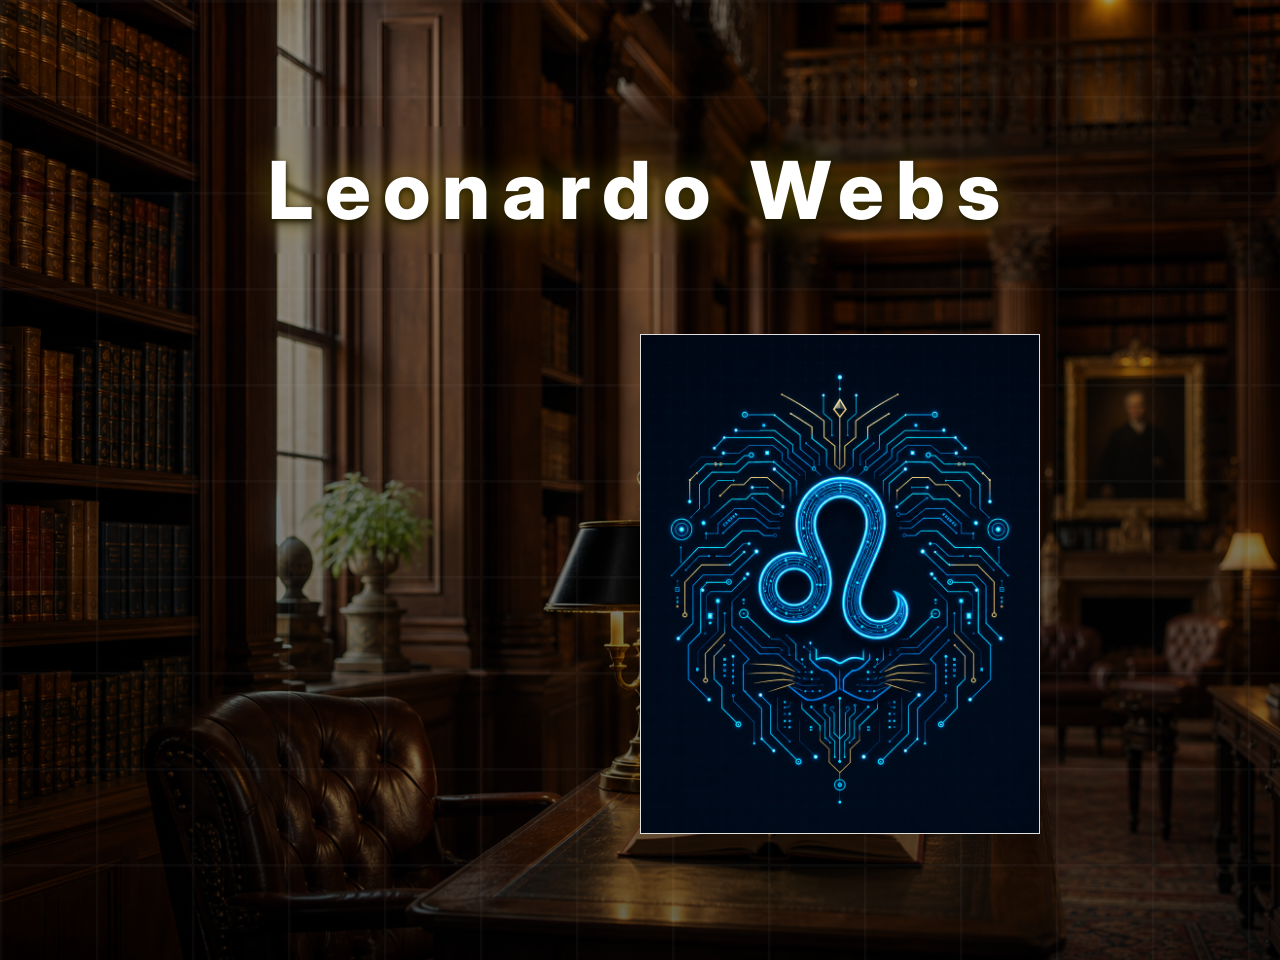
<file: index.html>
<!DOCTYPE html>
<html lang="en">
<head>
    <meta charset="UTF-8">
    <meta name="viewport" content="width=device-width, initial-scale=1.0, user-scalable=no, viewport-fit=cover">
    <meta name="apple-mobile-web-app-capable" content="yes">
    <meta name="apple-mobile-web-app-status-bar-style" content="black-translucent">
    <title>Leo Bell - Freelance Web Developer</title>
    <link rel="icon" type="image/png" sizes="32x32" href="tech-leo-logo.png">
    <link rel="icon" type="image/png" sizes="16x16" href="tech-leo-logo.png">
    <link rel="apple-touch-icon" href="tech-leo-logo.png">
    <link rel="stylesheet" href="styles.css">
    <link href="https://fonts.googleapis.com/css2?family=Inter:wght@300;400;500;600;700&display=swap" rel="stylesheet">
    <link rel="stylesheet" href="https://cdnjs.cloudflare.com/ajax/libs/font-awesome/6.0.0/css/all.min.css">
</head>
<body>

    <!-- Hero Section -->
    <section id="home" class="hero">
        
        <div class="hero-container">
            <div class="leonardo-title">
                <h1>Leonardo Webs</h1>
            </div>
            
            <div class="magazine">
                <div class="page-cover">
                    <div class="front cover-front">
                    </div>
                    <div class="back cover-back">
                        <div class="page-nav">
                            <a href="about.html" class="nav-link-mag">
                                <i class="fas fa-user"></i>
                                <span>About</span>
                            </a>
                            <a href="portfolio.html" class="nav-link-mag">
                                <i class="fas fa-briefcase"></i>
                                <span>Portfolio</span>
                            </a>
                            <a href="contact.html" class="nav-link-mag">
                                <i class="fas fa-envelope"></i>
                                <span>Contact</span>
                            </a>
                        </div>
                    </div>
                </div>
                
                <div class="page page-right">
                    <div class="front">
                        <div class="page-content">
                            <h3>Welcome</h3>
                            <p>Hover over the cover to explore my work</p>
                            <div class="page-icon">
                                <i class="fas fa-laptop-code"></i>
                            </div>
                        </div>
                    </div>
                    <div class="back">
                        <div class="page-content">
                            <h3>Web Developer</h3>
                            <p>Bringing your digital vision to life with modern technologies and clean code.</p>
                            <div class="page-icon">
                                <i class="fas fa-rocket"></i>
                            </div>
                        </div>
                    </div>
                </div>
                
                <div class="page page-left">
                    <div class="front">
                        <div class="page-content">
                            <div class="profile-photo">
                                <a href="https://www.linkedin.com/in/leo-bell-139b81223" target="_blank" rel="noopener noreferrer">
                                    <img src="profile-photo.png" alt="Leonardo Rincon-Bell" class="profile-image profile-flip">
                                </a>
                            </div>
                            <h3>Leo Bell</h3>
                        </div>
                    </div>
                    <div class="back">
                        <div class="page-content">
                            <h3>Let's Connect</h3>
                            <p>Ready to bring your vision to life?</p>
                            <a href="contact.html" class="cta-button">Get Started</a>
                        </div>
                    </div>
                </div>
            </div>
        </div>
    </section>



    <script src="script.js"></script>
</body>
</html>
</file>
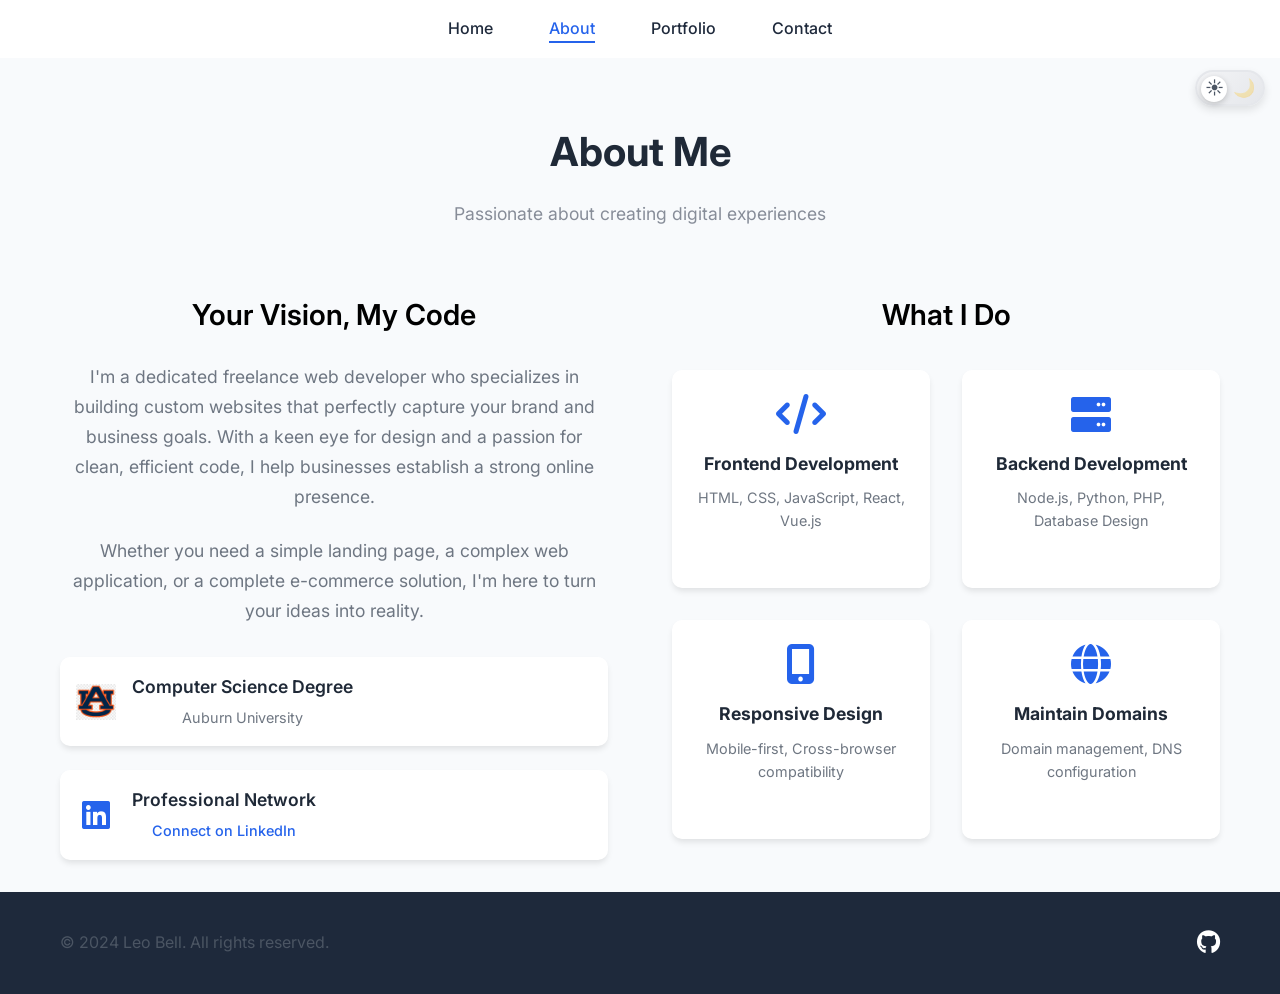
<file: about.html>
<!DOCTYPE html>
<html lang="en">
<head>
    <meta charset="UTF-8">
    <meta name="viewport" content="width=device-width, initial-scale=1.0, user-scalable=no, viewport-fit=cover">
    <meta name="apple-mobile-web-app-capable" content="yes">
    <meta name="apple-mobile-web-app-status-bar-style" content="black-translucent">
    <title>About - Leo Bell</title>
    <link rel="icon" type="image/png" sizes="32x32" href="tech-leo-logo.png">
    <link rel="icon" type="image/png" sizes="16x16" href="tech-leo-logo.png">
    <link rel="apple-touch-icon" href="tech-leo-logo.png">
    <link rel="stylesheet" href="styles.css">
    <link href="https://fonts.googleapis.com/css2?family=Inter:wght@300;400;500;600;700&display=swap" rel="stylesheet">
    <link rel="stylesheet" href="https://cdnjs.cloudflare.com/ajax/libs/font-awesome/6.0.0/css/all.min.css">
</head>
<body>
    <!-- Dark Mode Toggle -->
    <div class="theme-toggle-container">
        <div class="theme-toggle">
            <input type="checkbox" id="theme-switch" class="theme-switch">
            <label for="theme-switch" class="theme-label">
                <span class="theme-icon light-icon">☀️</span>
                <span class="theme-icon dark-icon">🌙</span>
                <div class="theme-slider"></div>
            </label>
        </div>
    </div>

    <!-- Navigation -->
    <nav class="navbar">
        <div class="nav-container">
            <ul class="nav-menu">
                <li class="nav-item">
                    <a href="index.html" class="nav-link">Home</a>
                </li>
                <li class="nav-item">
                    <a href="about.html" class="nav-link active">About</a>
                </li>
                <li class="nav-item">
                    <a href="portfolio.html" class="nav-link">Portfolio</a>
                </li>
                <li class="nav-item">
                    <a href="contact.html" class="nav-link">Contact</a>
                </li>
            </ul>
            <div class="hamburger">
                <span class="bar"></span>
                <span class="bar"></span>
                <span class="bar"></span>
            </div>
        </div>
    </nav>

    <!-- About Section -->
    <section id="about" class="about page-content">
        <div class="container">
            <div class="section-header">
                <h2 class="section-title">About Me</h2>
                <p class="section-subtitle">Passionate about creating digital experiences</p>
            </div>
            <div class="about-content">
                <div class="about-text">
                    <h3>Your Vision, My Code</h3>
                    <p>
                        I'm a dedicated freelance web developer who specializes in building custom websites 
                        that perfectly capture your brand and business goals. With a keen eye for design and 
                        a passion for clean, efficient code, I help businesses establish a strong online presence.
                    </p>
                    <p>
                        Whether you need a simple landing page, a complex web application, or a complete 
                        e-commerce solution, I'm here to turn your ideas into reality.
                    </p>
                    <div class="credentials-section">
                        <div class="credential-item">
                            <img src="auburn-logo.png" alt="Auburn University" class="credential-logo">
                            <div class="credential-text">
                                <h4>Computer Science Degree</h4>
                                <p>Auburn University</p>
                            </div>
                        </div>
                        <div class="credential-item">
                            <i class="fab fa-linkedin"></i>
                            <div class="credential-text">
                                <h4>Professional Network</h4>
                                <a href="https://www.linkedin.com/in/leo-bell-139b81223" target="_blank">Connect on LinkedIn</a>
                            </div>
                        </div>
                    </div>
                </div>
                <div class="about-skills">
                    <h3>What I Do</h3>
                    <div class="skills-grid">
                        <div class="skill-item">
                            <i class="fas fa-code"></i>
                            <h4>Frontend Development</h4>
                            <p>HTML, CSS, JavaScript, React, Vue.js</p>
                        </div>
                        <div class="skill-item">
                            <i class="fas fa-server"></i>
                            <h4>Backend Development</h4>
                            <p>Node.js, Python, PHP, Database Design</p>
                        </div>
                        <div class="skill-item">
                            <i class="fas fa-mobile-alt"></i>
                            <h4>Responsive Design</h4>
                            <p>Mobile-first, Cross-browser compatibility</p>
                        </div>
                        <div class="skill-item">
                            <i class="fas fa-globe"></i>
                            <h4>Maintain Domains</h4>
                            <p>Domain management, DNS configuration</p>
                        </div>
                    </div>
                </div>
            </div>
        </div>
    </section>

    <!-- Footer -->
    <footer class="footer">
        <div class="container">
            <div class="footer-content">
                <p>&copy; 2024 Leo Bell. All rights reserved.</p>
                <div class="social-links">
                    <a href="https://github.com/jleorincon" aria-label="GitHub"><i class="fab fa-github"></i></a>
                </div>
            </div>
        </div>
    </footer>

    <script src="script.js"></script>
</body>
</html>
</file>
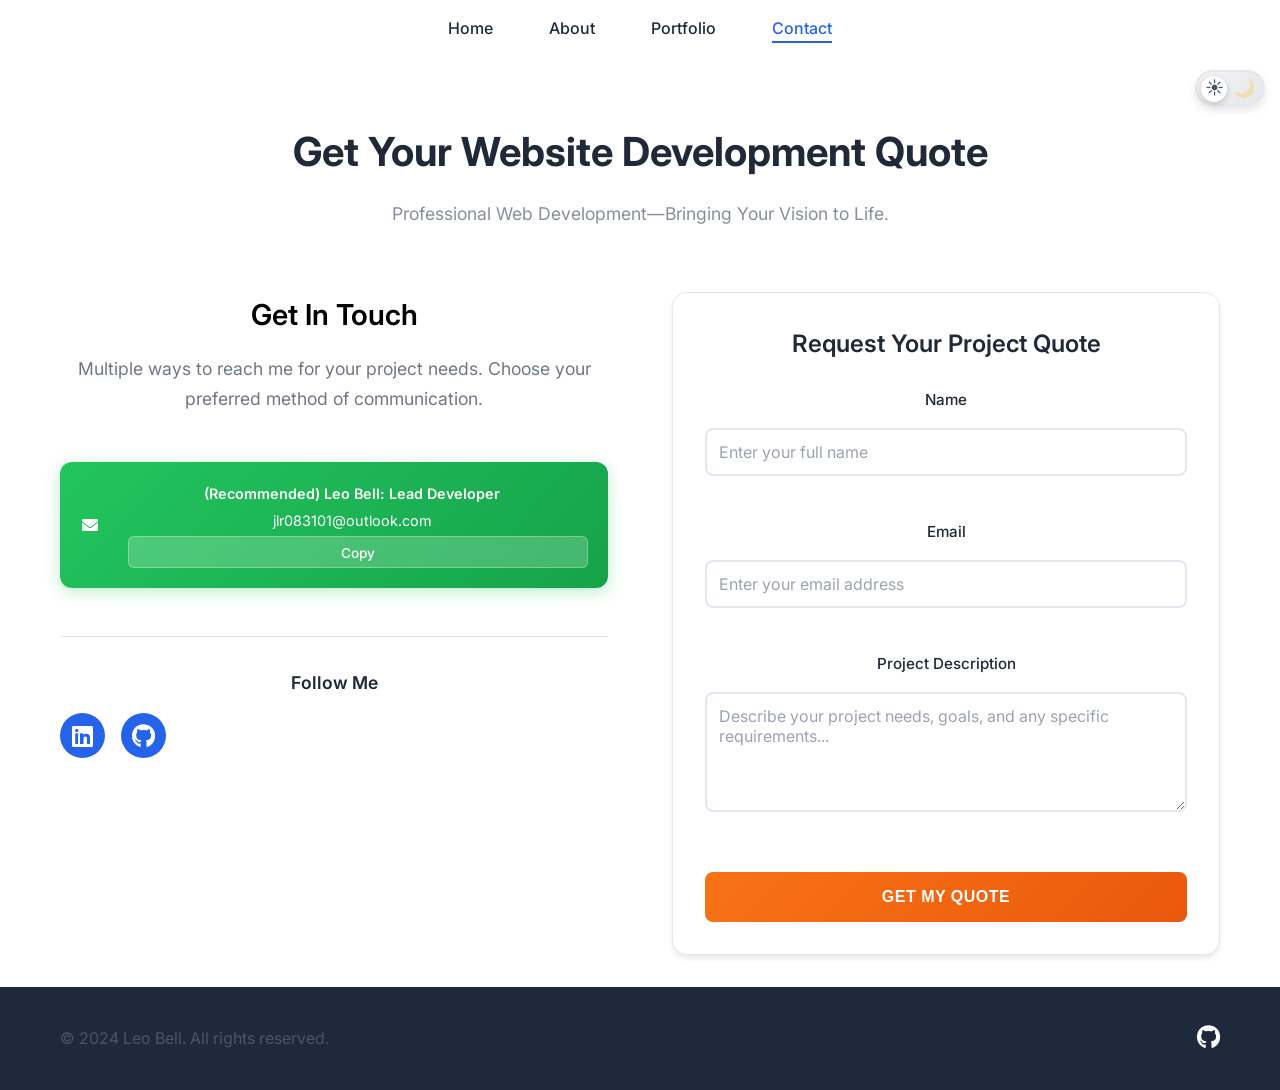
<file: contact.html>
<!DOCTYPE html>
<html lang="en">
<head>
    <meta charset="UTF-8">
    <meta name="viewport" content="width=device-width, initial-scale=1.0, user-scalable=no, viewport-fit=cover">
    <meta name="apple-mobile-web-app-capable" content="yes">
    <meta name="apple-mobile-web-app-status-bar-style" content="black-translucent">
    <title>Contact - Leo Bell</title>
    <link rel="icon" type="image/png" sizes="32x32" href="tech-leo-logo.png">
    <link rel="icon" type="image/png" sizes="16x16" href="tech-leo-logo.png">
    <link rel="apple-touch-icon" href="tech-leo-logo.png">
    <link rel="stylesheet" href="styles.css">
    <link href="https://fonts.googleapis.com/css2?family=Inter:wght@300;400;500;600;700&display=swap" rel="stylesheet">
    <link rel="stylesheet" href="https://cdnjs.cloudflare.com/ajax/libs/font-awesome/6.0.0/css/all.min.css">
</head>
<body>
    <!-- Dark Mode Toggle -->
    <div class="theme-toggle-container">
        <div class="theme-toggle">
            <input type="checkbox" id="theme-switch" class="theme-switch">
            <label for="theme-switch" class="theme-label">
                <span class="theme-icon light-icon">☀️</span>
                <span class="theme-icon dark-icon">🌙</span>
                <div class="theme-slider"></div>
            </label>
        </div>
    </div>

    <!-- Navigation -->
    <nav class="navbar">
        <div class="nav-container">
            <ul class="nav-menu">
                <li class="nav-item">
                    <a href="index.html" class="nav-link">Home</a>
                </li>
                <li class="nav-item">
                    <a href="about.html" class="nav-link">About</a>
                </li>
                <li class="nav-item">
                    <a href="portfolio.html" class="nav-link">Portfolio</a>
                </li>
                <li class="nav-item">
                    <a href="contact.html" class="nav-link active">Contact</a>
                </li>
            </ul>
            <div class="hamburger">
                <span class="bar"></span>
                <span class="bar"></span>
                <span class="bar"></span>
            </div>
        </div>
    </nav>

    <!-- Contact Section -->
    <section id="contact" class="contact page-content">
        <div class="container">
            <div class="section-header">
                <h2 class="section-title">Get Your Website Development Quote</h2>
                <p class="section-subtitle">Professional Web Development—Bringing Your Vision to Life.</p>
            </div>
            <div class="contact-content">
                <div class="contact-info">
                    <h3>Get In Touch</h3>
                    <p>Multiple ways to reach me for your project needs. Choose your preferred method of communication.</p>
                    
                    <!-- Contact Methods -->
                    <div class="contact-details">
                        <div class="contact-item recommended">
                            <i class="fas fa-envelope"></i>
                            <div class="contact-details-group">
                                <span class="contact-title">(Recommended) Leo Bell: Lead Developer</span>
                                <span class="contact-text">jlr083101@outlook.com</span>
                                <button class="copy-btn" onclick="copyToClipboard('jlr083101@outlook.com', this)">Copy</button>
                            </div>
                        </div>
                        
                    </div>
                    
                    <!-- Follow Me Section -->
                    <div class="social-media">
                        <h4>Follow Me</h4>
                        <div class="social-links">
                            <a href="https://www.linkedin.com/in/leo-bell-139b81223" target="_blank" class="social-link">
                                <i class="fab fa-linkedin"></i>
                            </a>
                            <a href="https://github.com/jleorincon" target="_blank" class="social-link">
                                <i class="fab fa-github"></i>
                            </a>
                        </div>
                    </div>
                </div>
                <!-- Quote Request Form -->
                <div class="quote-form-section">
                    <h3>Request Your Project Quote</h3>
                    <form class="quote-form">
                        <div class="form-group">
                            <label for="client-name">Name</label>
                            <input type="text" id="client-name" name="name" required placeholder="Enter your full name">
                        </div>
                        
                        <div class="form-group">
                            <label for="client-email">Email</label>
                            <input type="email" id="client-email" name="email" required placeholder="Enter your email address">
                        </div>
                        
                        
                        <div class="form-group">
                            <label for="project-description">Project Description</label>
                            <textarea id="project-description" name="description" rows="4" required placeholder="Describe your project needs, goals, and any specific requirements..."></textarea>
                        </div>
                        
                        <button type="button" class="btn btn-primary quote-submit" onclick="submitQuote()">Get My Quote</button>
                    </form>
                </div>
            </div>
        </div>
    </section>

    <!-- Footer -->
    <footer class="footer">
        <div class="container">
            <div class="footer-content">
                <p>&copy; 2024 Leo Bell. All rights reserved.</p>
                <div class="social-links">
                    <a href="https://github.com/jleorincon" aria-label="GitHub"><i class="fab fa-github"></i></a>
                </div>
            </div>
        </div>
    </footer>

    <script src="script.js"></script>
</body>
</html>
</file>
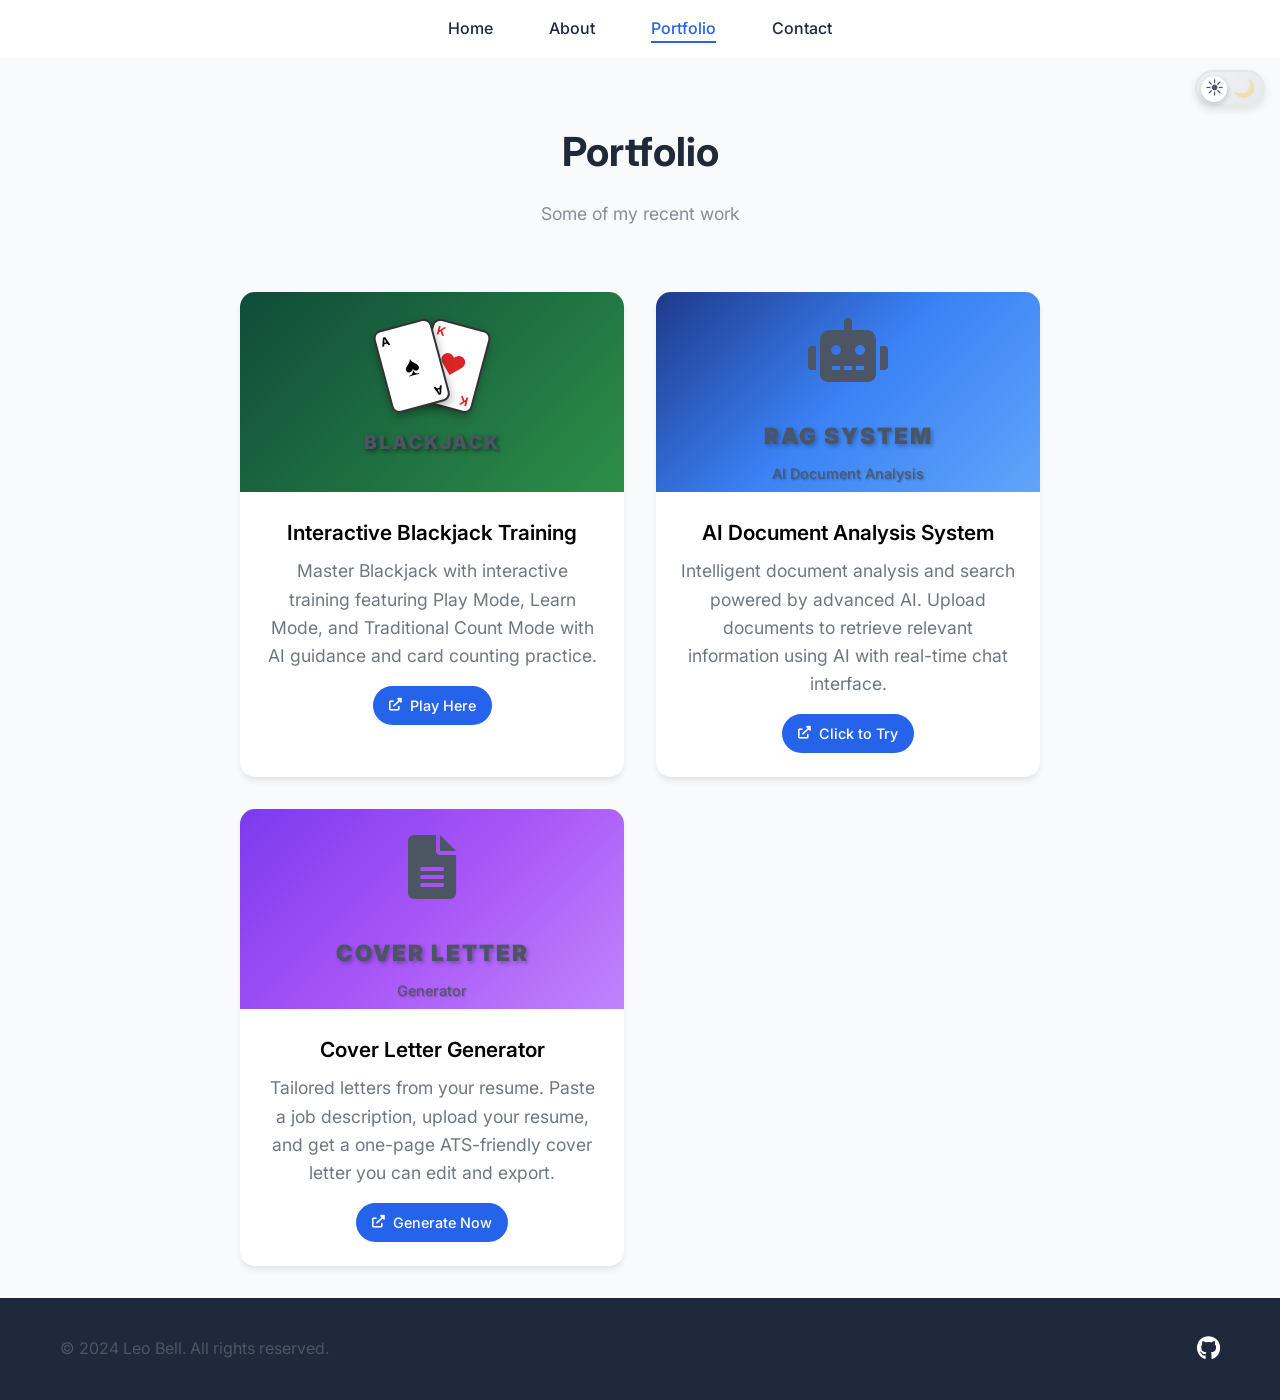
<file: portfolio.html>
<!DOCTYPE html>
<html lang="en">
<head>
    <meta charset="UTF-8">
    <meta name="viewport" content="width=device-width, initial-scale=1.0, user-scalable=no, viewport-fit=cover">
    <meta name="apple-mobile-web-app-capable" content="yes">
    <meta name="apple-mobile-web-app-status-bar-style" content="black-translucent">
    <title>Portfolio - Leo Bell</title>
    <link rel="icon" type="image/png" sizes="32x32" href="tech-leo-logo.png">
    <link rel="icon" type="image/png" sizes="16x16" href="tech-leo-logo.png">
    <link rel="apple-touch-icon" href="tech-leo-logo.png">
    <link rel="stylesheet" href="styles.css">
    <link href="https://fonts.googleapis.com/css2?family=Inter:wght@300;400;500;600;700&display=swap" rel="stylesheet">
    <link rel="stylesheet" href="https://cdnjs.cloudflare.com/ajax/libs/font-awesome/6.0.0/css/all.min.css">
</head>
<body>
    <!-- Dark Mode Toggle -->
    <div class="theme-toggle-container">
        <div class="theme-toggle">
            <input type="checkbox" id="theme-switch" class="theme-switch">
            <label for="theme-switch" class="theme-label">
                <span class="theme-icon light-icon">☀️</span>
                <span class="theme-icon dark-icon">🌙</span>
                <div class="theme-slider"></div>
            </label>
        </div>
    </div>

    <!-- Navigation -->
    <nav class="navbar">
        <div class="nav-container">
            <ul class="nav-menu">
                <li class="nav-item">
                    <a href="index.html" class="nav-link">Home</a>
                </li>
                <li class="nav-item">
                    <a href="about.html" class="nav-link">About</a>
                </li>
                <li class="nav-item">
                    <a href="portfolio.html" class="nav-link active">Portfolio</a>
                </li>
                <li class="nav-item">
                    <a href="contact.html" class="nav-link">Contact</a>
                </li>
            </ul>
            <div class="hamburger">
                <span class="bar"></span>
                <span class="bar"></span>
                <span class="bar"></span>
            </div>
        </div>
    </nav>

    <!-- Portfolio Section -->
    <section id="portfolio" class="portfolio page-content">
        <div class="container">
            <div class="section-header">
                <h2 class="section-title">Portfolio</h2>
                <p class="section-subtitle">Some of my recent work</p>
            </div>
            <div class="portfolio-grid">
                <div class="portfolio-item">
                    <div class="portfolio-image">
                        <div class="blackjack-cover">
                            <div class="playing-cards">
                                <div class="card card-1">
                                    <div class="card-corner top-left">A</div>
                                    <div class="card-suit">♠</div>
                                    <div class="card-corner bottom-right">A</div>
                                </div>
                                <div class="card card-2">
                                    <div class="card-corner top-left">K</div>
                                    <div class="card-suit">♥</div>
                                    <div class="card-corner bottom-right">K</div>
                                </div>
                            </div>
                            <div class="blackjack-title">BLACKJACK</div>
                        </div>
                    </div>
                    <div class="portfolio-content">
                        <h3>Interactive Blackjack Training</h3>
                        <p>Master Blackjack with interactive training featuring Play Mode, Learn Mode, and Traditional Count Mode with AI guidance and card counting practice.</p>
                        <div class="portfolio-links">
                            <a href="https://blackjack-rosy-rho.vercel.app/" target="_blank" class="portfolio-link">
                                <i class="fas fa-external-link-alt"></i> Play Here
                            </a>
                        </div>
                    </div>
                </div>
                <div class="portfolio-item">
                    <div class="portfolio-image">
                        <div class="rag-cover">
                            <div class="rag-icon">
                                <i class="fas fa-robot"></i>
                            </div>
                            <div class="rag-title">RAG SYSTEM</div>
                            <div class="rag-subtitle">AI Document Analysis</div>
                        </div>
                    </div>
                    <div class="portfolio-content">
                        <h3>AI Document Analysis System</h3>
                        <p>Intelligent document analysis and search powered by advanced AI. Upload documents to retrieve relevant information using AI with real-time chat interface.</p>
                        <div class="portfolio-links">
                            <a href="https://ragsystem-olive.vercel.app/" target="_blank" class="portfolio-link">
                                <i class="fas fa-external-link-alt"></i> Click to Try
                            </a>
                        </div>
                    </div>
                </div>
                <div class="portfolio-item">
                    <div class="portfolio-image">
                        <div class="cover-letter-cover">
                            <div class="document-icon">
                                <i class="fas fa-file-alt"></i>
                            </div>
                            <div class="cover-letter-title">COVER LETTER</div>
                            <div class="cover-letter-subtitle">Generator</div>
                        </div>
                    </div>
                    <div class="portfolio-content">
                        <h3>Cover Letter Generator</h3>
                        <p>Tailored letters from your resume. Paste a job description, upload your resume, and get a one-page ATS-friendly cover letter you can edit and export.</p>
                        <div class="portfolio-links">
                            <a href="https://cover-letter-generator-lovat.vercel.app/" target="_blank" class="portfolio-link">
                                <i class="fas fa-external-link-alt"></i> Generate Now
                            </a>
                        </div>
                    </div>
                </div>
            </div>
        </div>
    </section>

    <!-- Footer -->
    <footer class="footer">
        <div class="container">
            <div class="footer-content">
                <p>&copy; 2024 Leo Bell. All rights reserved.</p>
                <div class="social-links">
                    <a href="https://github.com/jleorincon" aria-label="GitHub"><i class="fab fa-github"></i></a>
                </div>
            </div>
        </div>
    </footer>

    <script src="script.js"></script>
</body>
</html>
</file>
<file: styles.css>
/* Reset and Base Styles */
* {
    margin: 0;
    padding: 0;
    box-sizing: border-box;
}

:root {
    --primary-color: #2563eb;
    --primary-dark: #1d4ed8;
    --secondary-color: #64748b;
    --accent-color: #f59e0b;
    --text-primary: #1e293b;
    --text-secondary: #64748b;
    --background: #ffffff;
    --background-alt: #f8fafc;
    --border: #e2e8f0;
    --shadow: 0 4px 6px -1px rgba(0, 0, 0, 0.1);
    --shadow-lg: 0 10px 15px -3px rgba(0, 0, 0, 0.1);
    --gradient: linear-gradient(135deg, #667eea 0%, #764ba2 100%);
}

body {
    font-family: 'Inter', sans-serif;
    line-height: 1.6;
    color: var(--text-primary);
    background-color: var(--background);
}

.container {
    max-width: 1200px;
    margin: 0 auto;
    padding: 0 20px;
}

/* Navigation */
.navbar {
    position: fixed;
    top: 0;
    width: 100%;
    background: rgba(255, 255, 255, 1.0);
    backdrop-filter: blur(10px);
    z-index: 1000;
    padding: 1rem 0;
    transition: all 0.3s ease;
}

.navbar.scrolled {
    box-shadow: var(--shadow);
}

.nav-container {
    max-width: 1200px;
    margin: 0 auto;
    padding: 0 20px;
    display: flex;
    justify-content: center;
    align-items: center;
}

.nav-logo h2 {
    color: var(--primary-color);
    font-weight: 700;
    font-size: 1.5rem;
}

.logo-image {
    height: 90px;
    width: auto;
    max-width: 375px;
    transition: transform 0.3s ease;
}

.logo-image:hover {
    transform: scale(1.05);
}

/* Responsive logo sizing */
@media (max-width: 768px) {
    .logo-image {
        height: 67.5px;
        max-width: 270px;
    }
}

@media (max-width: 480px) {
    .logo-image {
        height: 60px;
        max-width: 225px;
    }
}

.nav-menu {
    display: flex;
    list-style: none;
    gap: 3.5rem;
    flex: 1;
    justify-content: center;
    max-width: 600px;
}

.nav-link {
    text-decoration: none;
    color: var(--text-primary);
    font-weight: 500;
    transition: color 0.3s ease;
    position: relative;
}

.nav-link:hover,
.nav-link.active {
    color: var(--primary-color);
}

.nav-link::after {
    content: '';
    position: absolute;
    bottom: -5px;
    left: 0;
    width: 0;
    height: 2px;
    background: var(--primary-color);
    transition: width 0.3s ease;
}

.nav-link:hover::after,
.nav-link.active::after {
    width: 100%;
}

.hamburger {
    display: none;
    flex-direction: column;
    cursor: pointer;
}

.hamburger .bar {
    width: 25px;
    height: 3px;
    background: var(--text-primary);
    margin: 3px 0;
    transition: 0.3s;
}

/* Hero Section */
.hero {
    min-height: 100vh;
    display: flex;
    align-items: center;
    background: 
        linear-gradient(rgba(0, 0, 0, 0.4), rgba(0, 0, 0, 0.6)),
        url('library-background.png') center/cover no-repeat;
    color: white;
    position: relative;
    overflow: hidden;
}

.hero::before {
    content: '';
    position: absolute;
    top: 0;
    left: 0;
    right: 0;
    bottom: 0;
    background: url('data:image/svg+xml,<svg xmlns="http://www.w3.org/2000/svg" viewBox="0 0 100 100"><defs><pattern id="grid" width="10" height="10" patternUnits="userSpaceOnUse"><path d="M 10 0 L 0 0 0 10" fill="none" stroke="rgba(255,255,255,0.1)" stroke-width="0.5"/></pattern></defs><rect width="100" height="100" fill="url(%23grid)"/></svg>');
    opacity: 0.3;
}

.hero-container {
    max-width: 1200px;
    margin: 0 auto;
    padding: 0 20px;
    display: flex;
    flex-direction: column;
    justify-content: center;
    align-items: center;
    min-height: calc(100vh - 100px);
    position: relative;
    z-index: 1;
}

.hero-title {
    font-size: 3.5rem;
    font-weight: 700;
    margin-bottom: 1rem;
    line-height: 1.2;
}

.highlight {
    background: linear-gradient(45deg, #fbbf24, #f59e0b);
    -webkit-background-clip: text;
    -webkit-text-fill-color: transparent;
    background-clip: text;
}

.hero-subtitle {
    font-size: 1.5rem;
    font-weight: 400;
    margin-bottom: 1.5rem;
    opacity: 0.9;
}

.hero-description {
    font-size: 1.1rem;
    margin-bottom: 2.5rem;
    opacity: 0.8;
    line-height: 1.7;
}

.hero-buttons {
    display: flex;
    gap: 1rem;
    flex-wrap: wrap;
}

.btn {
    padding: 12px 30px;
    border-radius: 50px;
    text-decoration: none;
    font-weight: 600;
    transition: all 0.3s ease;
    display: inline-block;
    text-align: center;
    border: 2px solid transparent;
}

.btn-primary {
    background: var(--accent-color);
    color: white;
    border-color: var(--accent-color);
}

.btn-primary:hover {
    background: transparent;
    border-color: var(--accent-color);
    transform: translateY(-2px);
}

.btn-outline {
    background: transparent;
    color: white;
    border-color: white;
}

.btn-outline:hover {
    background: white;
    color: var(--primary-color);
    transform: translateY(-2px);
}

.hero-image {
    display: flex;
    justify-content: center;
    align-items: center;
}

/* 3D Magazine Styles */
.hero-container {
    perspective: 1500px;
}

.magazine {
    position: relative;
    width: 800px;
    height: 500px;
    margin: 3rem auto 0;
    transform-style: preserve-3d;
    transition: transform 0.5s ease;
}

.magazine:hover {
    transform: rotateX(10deg);
}

.page-cover, .page {
    position: absolute;
    width: 50%;
    height: 100%;
    top: 0;
    transform-origin: left center;
    transition: transform 1s cubic-bezier(0.645, 0.045, 0.355, 1);
    transform-style: preserve-3d;
    border-radius: 0 8px 8px 0;
}

.page-cover {
    left: 50%;
    z-index: 10;
    background-color: #1a1a2e;
    color: #fff;
}

.page {
    left: 50%;
    z-index: 1;
}

.magazine:hover .page-cover {
    transform: rotateY(-180deg);
}

.front, .back {
    position: absolute;
    background-color: #000000;
    width: 100%;
    height: 100%;
    backface-visibility: hidden;
    display: flex;
    flex-direction: column;
    justify-content: center;
    align-items: center;
    padding: 2rem;
    box-sizing: border-box;
}

.back {
    transform: rotateY(180deg);
    background-color: #000000;
    color: white;
}

.front {
    background-color: #000000;
    color: white;
}

/* Cover Styles */
.cover-front {
    background: url('tech-leo-logo.png') center/cover no-repeat;
    color: #333;
    text-align: center;
    border: 1px solid #e0e0e0;
}

.cover-front h2 {
    font-size: 2.5rem;
    margin-bottom: 1rem;
    font-weight: 800;
    text-shadow: 0 2px 4px rgba(0,0,0,0.3);
}

.cover-front p {
    font-size: 1.2rem;
    opacity: 0.9;
    margin-bottom: 2rem;
}

.cover-decoration {
    font-size: 4rem;
    opacity: 0.7;
    color: #64b5f6;
}

.cover-back {
    background: linear-gradient(135deg, #f8f9fa 0%, #e9ecef 100%);
}

/* Page Content */
.page-content {
    text-align: center;
    height: 100%;
    display: flex;
    flex-direction: column;
    justify-content: center;
    align-items: center;
    padding: 2rem 1.5rem;
}

/* Profile Photo Centering */
.profile-photo {
    margin-bottom: 1.5rem;
    display: flex;
    justify-content: center;
    align-items: center;
}

/* Force Leo Bell text to be white on black background */
.profile-photo ~ h3,
.profile-photo + h3,
.page-left h3,
.page-left .page-content h3 {
    color: #ffffff !important;
    background: none !important;
    background-color: transparent !important;
    background-image: none !important;
    border: none !important;
    box-shadow: none !important;
    outline: none !important;
    text-shadow: none !important;
}

.page-content h3 {
    font-size: 1.8rem;
    margin: 0;
    color: #000000 !important;
    font-weight: 600;
}

/* Specific rule for Leo Bell name text - Remove all highlighting/background */
.page-left .page-content h3,
.profile-photo + h3 {
    color: #1f2937 !important;
    background: none !important;
    background-color: transparent !important;
    border: none !important;
    box-shadow: none !important;
    text-shadow: none !important;
    padding: 0 !important;
    margin: 0 !important;
    border-radius: 0 !important;
}

.page-content p {
    font-size: 1.1rem;
    margin-bottom: 2rem;
    opacity: 0.8;
}

.page-icon {
    font-size: 3rem;
    color: var(--primary-color);
    opacity: 0.7;
}

/* Profile Photo */
.profile-photo {
    margin-bottom: 1.5rem;
}

.profile-image {
    width: 120px;
    height: 120px;
    border-radius: 50%;
    object-fit: cover;
    border: 4px solid var(--primary-color);
    box-shadow: 0 8px 20px rgba(0,0,0,0.2);
    transition: all 0.3s ease;
}

.profile-image:hover {
    transform: scale(1.05);
    box-shadow: 0 12px 30px rgba(0,0,0,0.3);
}

/* Navigation Links in Magazine */
.page-nav {
    display: grid;
    grid-template-columns: 1fr 1fr;
    gap: 1.5rem;
    height: 100%;
    justify-content: center;
    align-items: center;
    padding: 2rem 1rem;
}

.nav-link-mag {
    display: flex;
    align-items: center;
    gap: 10px;
    padding: 12px 16px;
    background: white;
    color: #1f2937 !important;
    text-decoration: none;
    border-radius: 12px;
    box-shadow: 0 4px 12px rgba(0,0,0,0.1);
    transition: all 0.3s ease;
    font-weight: 500;
    justify-content: center;
    font-size: 0.9rem;
}

.nav-link-mag:hover {
    background: var(--primary-color);
    color: white;
    transform: translateY(-2px);
    box-shadow: 0 6px 20px rgba(0,0,0,0.2);
}

.nav-link-mag i {
    font-size: 1.2rem;
    color: #1f2937 !important;
}

.nav-link-mag span {
    color: #1f2937 !important;
    font-weight: 500;
}

/* CTA Button */
.cta-button {
    background: var(--accent-color);
    color: white;
    padding: 15px 30px;
    border-radius: 50px;
    text-decoration: none;
    font-weight: 600;
    transition: all 0.3s ease;
    box-shadow: 0 4px 15px rgba(245, 158, 11, 0.3);
}

.cta-button:hover {
    background: #d97706;
    transform: translateY(-2px);
    box-shadow: 0 6px 20px rgba(245, 158, 11, 0.4);
}

/* Leonardo Title Styles */
.leonardo-title {
    text-align: center;
    position: relative;
    z-index: 2;
    margin-bottom: 2rem;
}

/* Cover Logo now handled by background image */

/* Profile Picture Animation */
.profile-flip {
  width: 120px;
  height: 120px;
  border-radius: 50%;
  transition: transform 0.6s ease-in-out;
}

.profile-flip:hover {
  transform: rotateY(360deg);
}

/* LinkedIn Profile Link Styling */
.profile-photo a {
  display: inline-block;
  cursor: pointer;
  transition: transform 0.3s ease;
}

.profile-photo a:hover {
  transform: scale(1.05);
}

/* Dark Mode Toggle Styles */
.theme-toggle-container {
  position: fixed;
  top: 80px;
  right: 20px;
  z-index: 1000;
}

.theme-toggle {
  position: relative;
}

.theme-switch {
  display: none;
}

.theme-label {
  display: flex;
  align-items: center;
  width: 80px;
  height: 40px;
  background: linear-gradient(135deg, #f3f4f6, #e5e7eb);
  border-radius: 25px;
  cursor: pointer;
  position: relative;
  transition: all 0.3s ease;
  box-shadow: 0 4px 8px rgba(0, 0, 0, 0.1);
  border: 2px solid #e5e7eb;
}

.theme-icon {
  position: absolute;
  font-size: 18px;
  transition: all 0.3s ease;
  z-index: 2;
  top: 50%;
  transform: translateY(-50%);
}

.light-icon {
  left: 8px;
  opacity: 1;
}

.dark-icon {
  right: 8px;
  opacity: 0.3;
}

.theme-slider {
  position: absolute;
  top: 4px;
  left: 4px;
  width: 30px;
  height: 30px;
  background: white;
  border-radius: 50%;
  transition: all 0.3s ease;
  box-shadow: 0 2px 6px rgba(0, 0, 0, 0.2);
  z-index: 1;
}

/* Dark mode active state */
.theme-switch:checked + .theme-label {
  background: linear-gradient(135deg, #374151, #1f2937);
  border-color: #374151;
}

.theme-switch:checked + .theme-label .light-icon {
  opacity: 0.3;
}

.theme-switch:checked + .theme-label .dark-icon {
  opacity: 1;
}

.theme-switch:checked + .theme-label .theme-slider {
  transform: translateX(40px);
  background: #1f2937;
}

/* Dark Theme Styles */
body.dark-theme {
  background: linear-gradient(135deg, #1f2937, #111827) !important;
  color: #f9fafb;
}

/* Dark theme main content areas */
.dark-theme .main-content,
.dark-theme .page-section,
.dark-theme .container,
.dark-theme .content-wrapper {
  background: transparent !important;
}

/* Dark theme card backgrounds */
.dark-theme .credential-item,
.dark-theme .project-card,
.dark-theme .about-card,
.dark-theme .portfolio-item {
  background: linear-gradient(135deg, #374151, #4b5563) !important;
  border-color: #4b5563 !important;
}

/* Keep skill items (What I Do section) white in dark mode */
.skill-item,
.dark-theme .skill-item {
  background: white !important;
  border-color: var(--border) !important;
  color: #1f2937 !important;
}

/* Force skill item titles and descriptions to be black in dark mode */
.dark-theme .skill-item h4 {
  color: #000000 !important;
  background: none !important;
  background-color: transparent !important;
  text-shadow: none !important;
  border: none !important;
  box-shadow: none !important;
}

.dark-theme .skill-item p {
  color: #000000 !important;
  background: none !important;
  background-color: transparent !important;
  text-shadow: none !important;
  border: none !important;
  box-shadow: none !important;
}

/* Force all text elements to be black in dark mode */
.dark-theme .skill-item * {
  color: #000000 !important;
  background: transparent !important;
}

/* Specific targeting for all skill item text in dark mode */
.dark-theme .about-skills .skill-item h4,
.dark-theme .about-skills .skill-item p,
.dark-theme .skills-grid .skill-item h4,
.dark-theme .skills-grid .skill-item p {
  color: #000000 !important;
}

/* Keep quote form white background in both themes */
.quote-form-section .contact-form,
.dark-theme .quote-form-section .contact-form {
  background: white !important;
  border: 1px solid var(--border) !important;
}

/* Dark theme specific sections */
.dark-theme .about-section,
.dark-theme .services-section,
.dark-theme .portfolio-section,
.dark-theme .contact-section {
  background: transparent !important;
}

/* Preserve library background on home page (index.html only) */
.hero {
  background:
    linear-gradient(rgba(0, 0, 0, 0.4), rgba(0, 0, 0, 0.6)),
    url('library-background.png') center/cover no-repeat !important;
}

.dark-theme .navbar {
  background: rgba(17, 24, 39, 0.95);
  backdrop-filter: blur(10px);
}

.dark-theme .nav-link {
  color: #d1d5db;
}

.dark-theme .nav-link:hover,
.dark-theme .nav-link.active {
  color: #3b82f6;
}

.dark-theme .section-title {
  color: #f9fafb;
}

.dark-theme .section-subtitle {
  color: #d1d5db;
}

/* Dark theme for cards and containers */
.dark-theme .pricing-card,
.dark-theme .deployment-card,
.dark-theme .benefit-card,
.dark-theme .overview-card {
  background: linear-gradient(135deg, #374151, #4b5563) !important;
  color: #f9fafb;
  border-color: #4b5563;
}

/* Override any white backgrounds in dark mode */
.dark-theme * {
  border-color: #4b5563;
}

.dark-theme .main,
.dark-theme main,
.dark-theme section {
  background: transparent !important;
}

.dark-theme .pricing-card h4,
.dark-theme .deployment-content h4 {
  color: #60a5fa;
}

.dark-theme .pricing-card.essential h4,
.dark-theme .pricing-card.essential .price-amount {
  color: #34d399;
}

.dark-theme .deployment-content p,
.dark-theme .pricing-features li {
  color: #d1d5db;
}

.dark-theme .benefit-content h4 {
  color: #f9fafb;
}

.dark-theme .benefit-content p {
  color: #d1d5db;
}

.dark-theme .pricing-note,
.dark-theme .deployment-intro {
  color: #d1d5db;
}

/* Dark theme form styles */
.dark-theme .form-group label {
  color: #f9fafb;
}

.dark-theme input,
.dark-theme textarea,
.dark-theme select {
  background: #374151;
  border-color: #4b5563;
  color: #f9fafb;
}

.dark-theme input:focus,
.dark-theme textarea:focus,
.dark-theme select:focus {
  border-color: #3b82f6;
  background: #4b5563;
}

/* Remove dark theme adaptation from quote form - keep it light */
.quote-form-section input,
.quote-form-section textarea,
.quote-form-section select {
  background: white !important;
  border-color: var(--border) !important;
  color: #1f2937 !important;
}

.quote-form-section input:focus,
.quote-form-section textarea:focus,
.quote-form-section select:focus {
  border-color: var(--primary-color) !important;
  background: white !important;
}

/* Keep form labels dark in both themes */
.quote-form-section label,
.dark-theme .quote-form-section label {
  color: #1f2937 !important;
}

.dark-theme .contact-item {
  background: linear-gradient(135deg, #374151, #4b5563);
  color: #f9fafb;
}

.dark-theme .contact-text {
  color: #d1d5db;
}

.dark-theme .copy-btn {
  background: #3b82f6;
  color: white;
}

.dark-theme .copy-btn:hover {
  background: #2563eb;
}

/* Dark theme footer */
.dark-theme .footer {
  background: #111827;
  border-top-color: #374151;
}

.dark-theme .footer p {
  color: #d1d5db;
}

/* Dark theme contact page headings */
.dark-theme .contact-info h3,
.dark-theme .social-media h4 {
  color: #f9fafb;
}

/* Keep "Request Your Project Quote" dark in both light and dark modes */
.quote-form-section h3 {
  color: #1f2937 !important;
}

.dark-theme .quote-form-section h3 {
  color: #1f2937 !important;
}

.dark-theme .contact-info p {
  color: #d1d5db;
}

/* Universal Dark Theme Text Styling */
.dark-theme h1,
.dark-theme h2,
.dark-theme h3,
.dark-theme h4,
.dark-theme h5,
.dark-theme h6 {
  color: #f9fafb !important;
}

.dark-theme p,
.dark-theme span,
.dark-theme div,
.dark-theme li,
.dark-theme label {
  color: #d1d5db;
}

.dark-theme .section-title {
  color: #f9fafb !important;
}

.dark-theme .section-subtitle {
  color: #d1d5db !important;
}

/* Dark theme for specific content areas */
.dark-theme .hero-title,
.dark-theme .hero-subtitle,
.dark-theme .hero-description {
  color: #f9fafb;
}

.dark-theme .page-content h3,
.dark-theme .page-content h4 {
  color: #f9fafb !important;
}

.dark-theme .page-content p {
  color: #d1d5db !important;
}

/* Dark theme credentials and timeline */
.dark-theme .credential-item h4,
.dark-theme .timeline-item h4 {
  color: #f9fafb;
}

.dark-theme .credential-item p,
.dark-theme .timeline-item p {
  color: #d1d5db;
}

/* Dark theme project cards */
.dark-theme .project-card h3,
.dark-theme .project-item h3 {
  color: #f9fafb;
}

.dark-theme .project-card p,
.dark-theme .project-item p {
  color: #d1d5db;
}

/* Dark theme portfolio and about content */
.dark-theme .about-content h2,
.dark-theme .about-content h3 {
  color: #f9fafb;
}

.dark-theme .about-content p {
  color: #d1d5db;
}

/* Dark theme navigation */
.dark-theme .nav-link {
  color: #d1d5db !important;
}

.dark-theme .nav-link:hover,
.dark-theme .nav-link.active {
  color: #3b82f6 !important;
}

/* Dark theme buttons and links */
.dark-theme .btn {
  color: #f9fafb;
}

.dark-theme .btn-outline {
  color: #3b82f6;
  border-color: #3b82f6;
}

.dark-theme .btn-outline:hover {
  background: #3b82f6;
  color: #f9fafb;
}

/* Dark theme tables and lists */
.dark-theme table,
.dark-theme th,
.dark-theme td {
  color: #d1d5db;
  border-color: #4b5563;
}

.dark-theme .page-item h4 {
  color: #f9fafb;
}

.dark-theme .page-item p {
  color: #d1d5db;
}

/* Dark theme statistics and metrics */
.dark-theme .stat-number {
  color: #f9fafb;
}

.dark-theme .stat-label {
  color: #d1d5db;
}

/* Dark theme timeline and experience */
.dark-theme .experience-title,
.dark-theme .timeline-title {
  color: #f9fafb;
}

.dark-theme .experience-company,
.dark-theme .timeline-date {
  color: #9ca3af;
}

/* Comprehensive dark theme background overrides */
.dark-theme,
.dark-theme body,
.dark-theme html {
  background: linear-gradient(135deg, #1f2937, #111827) !important;
}

/* Remove any white backgrounds in dark mode */
.dark-theme [style*="background: white"],
.dark-theme [style*="background-color: white"],
.dark-theme [style*="background:#fff"],
.dark-theme [style*="background-color:#fff"] {
  background: linear-gradient(135deg, #374151, #4b5563) !important;
}

/* Ensure all major layout elements have transparent backgrounds */
.dark-theme .page,
.dark-theme .page-content,
.dark-theme .content,
.dark-theme .wrapper {
  background: transparent !important;
}

/* Exception: Keep library background on home page hero section */
.hero {
  background:
    linear-gradient(rgba(0, 0, 0, 0.4), rgba(0, 0, 0, 0.6)),
    url('library-background.png') center/cover no-repeat !important;
}

/* Home page should not have dark theme background override */
body:not(.other-page) .hero {
  background:
    linear-gradient(rgba(0, 0, 0, 0.4), rgba(0, 0, 0, 0.6)),
    url('library-background.png') center/cover no-repeat !important;
}

/* iOS Mobile Optimizations */
@media screen and (max-width: 430px) {
    /* iPhone Pro Max and smaller */
    .hero-container {
        padding: 0 10px;
        min-height: calc(100vh - 60px);
        gap: 1rem;
    }
    
    .leonardo-title h1 {
        font-size: 2.8rem;
        letter-spacing: 0.08em;
        margin-bottom: 0.8rem;
    }
    
    .magazine {
        width: 92vw;
        max-width: 340px;
        height: 260px;
        margin: 1rem auto 0;
        transform-style: preserve-3d;
    }
    
    /* Disable 3D effects on mobile for better performance */
    .magazine:hover {
        transform: none;
    }
    
    .page-cover, .page {
        border-radius: 0 6px 6px 0;
    }
    
    .cover-front {
        background-size: contain;
        background-position: center;
        background-repeat: no-repeat;
    }
    
    /* Simplified mobile navigation */
    .page-nav {
        padding: 0.8rem;
        display: grid;
        grid-template-columns: 1fr 1fr;
        gap: 8px;
    }
    
    .nav-link-mag {
        padding: 10px 6px;
        margin: 0;
        min-height: 44px; /* Apple's minimum touch target */
        font-size: 0.85rem;
        border-radius: 8px;
        display: flex;
        flex-direction: column;
        align-items: center;
        justify-content: center;
        text-align: center;
    }
    
    .nav-link-mag i {
        font-size: 1.1rem;
        margin-bottom: 2px;
    }
    
    .nav-link-mag span {
        font-size: 0.75rem;
        line-height: 1.2;
    }
    
    /* Mobile profile adjustments */
    .profile-flip {
        width: 80px;
        height: 80px;
    }
    
    .profile-photo {
        margin-bottom: 0.8rem;
        display: flex;
        justify-content: center;
    }
    
    .page-content {
        padding: 0rem 0.8rem 0rem 0.8rem;
        display: flex;
        flex-direction: column;
        align-items: center;
        justify-content: center;
        height: 100%;
        text-align: center;
        transform: translateY(-8%);
    }
    
    .page-content h3 {
        font-size: 1.1rem;
        margin: 0.3rem 0 0.2rem 0;
        color: #1f2937 !important;
    }
    
    .page-content p {
        font-size: 0.9rem;
        margin: 0;
        color: #666;
    }
    
    /* Prevent horizontal scrolling */
    body {
        overflow-x: hidden;
        -webkit-overflow-scrolling: touch;
    }
    
    /* Safe area support for iPhone with notch */
    .hero {
        padding-top: env(safe-area-inset-top);
        padding-bottom: env(safe-area-inset-bottom);
    }
    
    /* Improve touch interactions */
    .profile-photo a:hover {
        transform: scale(1.02); /* Reduced for mobile */
    }
}

@media screen and (max-width: 390px) {
    /* iPhone 14 Pro and smaller */
    .leonardo-title h1 {
        font-size: 2.4rem;
    }
    
    .magazine {
        width: 90vw;
        max-width: 310px;
        height: 240px;
        margin: 0.8rem auto 0;
    }
    
    .page-nav {
        padding: 0.6rem;
        gap: 6px;
    }
    
    .nav-link-mag {
        font-size: 0.8rem;
        padding: 8px 4px;
        min-height: 40px;
    }
    
    .nav-link-mag i {
        font-size: 1rem;
    }
    
    .nav-link-mag span {
        font-size: 0.7rem;
    }
    
    .profile-flip {
        width: 70px;
        height: 70px;
    }
    
    .profile-photo {
        margin-bottom: 0.6rem;
    }
    
    .page-content {
        padding: 0rem 0.6rem 0rem 0.6rem;
        transform: translateY(-10%);
    }
}

@media screen and (max-width: 375px) {
    /* iPhone SE and smaller */
    .leonardo-title h1 {
        font-size: 2rem;
        margin-bottom: 0.5rem;
    }
    
    .magazine {
        width: 88vw;
        max-width: 290px;
        height: 200px;
        margin: 0.5rem auto 0;
    }
    
    .hero-container {
        gap: 0.8rem;
        padding: 0 8px;
    }
    
    .page-nav {
        padding: 0.5rem;
        gap: 4px;
    }
    
    .nav-link-mag {
        padding: 6px 3px;
        min-height: 38px;
        font-size: 0.75rem;
    }
    
    .nav-link-mag i {
        font-size: 0.9rem;
    }
    
    .nav-link-mag span {
        font-size: 0.65rem;
    }
    
    .profile-flip {
        width: 60px;
        height: 60px;
    }
    
    .profile-photo {
        margin-bottom: 0.5rem;
    }
    
    .page-content {
        padding: 0rem 0.4rem 0rem 0.4rem;
        transform: translateY(-12%);
    }
    
    .page-content h3 {
        font-size: 1rem;
        margin: 0.2rem 0;
    }
    
    .page-content p {
        font-size: 0.8rem;
    }
}

.leonardo-title h1 {
    font-size: 5rem;
    font-weight: 800;
    color: #fff !important;
    text-shadow: 
        0 0 30px rgba(255, 215, 0, 0.4),
        0 4px 12px rgba(0, 0, 0, 0.8),
        0 2px 4px rgba(0, 0, 0, 0.9) !important;
    letter-spacing: 0.15em;
    margin: 0;
    font-family: 'Inter', sans-serif;
    animation: titleGlow 3s ease-in-out infinite alternate;
    backdrop-filter: blur(2px);
}

@keyframes titleGlow {
    0% {
        text-shadow: 
            0 0 30px rgba(255, 215, 0, 0.4),
            0 4px 12px rgba(0, 0, 0, 0.8),
            0 2px 4px rgba(0, 0, 0, 0.9);
    }
    100% {
        text-shadow: 
            0 0 40px rgba(255, 215, 0, 0.6),
            0 0 80px rgba(255, 215, 0, 0.3),
            0 4px 16px rgba(0, 0, 0, 0.8),
            0 2px 6px rgba(0, 0, 0, 0.9);
    }
}

@keyframes gradientText {
    0% {
        background-position: 0% 50%;
    }
    100% {
        background-position: 100% 50%;
    }
}

/* Page Content Styles */
.page-content {
    padding-top: 120px;
    min-height: calc(100vh - 120px);
}

/* Enhanced Services Page Styles */
.project-overview {
    margin-bottom: 4rem;
    text-align: center;
}

.overview-card {
    background: white;
    padding: 3rem 2rem;
    border-radius: 15px;
    box-shadow: var(--shadow-lg);
    max-width: 600px;
    margin: 0 auto;
}

.overview-card i {
    font-size: 3rem;
    color: var(--primary-color);
    margin-bottom: 1.5rem;
}

.overview-card h3 {
    font-size: 1.8rem;
    color: var(--text-primary);
    margin-bottom: 1rem;
    font-weight: 600;
}

.pricing-structure {
    margin-bottom: 4rem;
}

.pricing-structure h3 {
    text-align: center;
    font-size: 2rem;
    color: var(--text-primary);
    margin-bottom: 2rem;
    font-weight: 600;
}

.milestone-grid {
    display: grid;
    grid-template-columns: 1fr 1fr;
    gap: 2rem;
    margin-bottom: 2rem;
}

.milestone-card {
    background: white;
    padding: 2rem;
    border-radius: 15px;
    box-shadow: var(--shadow);
    text-align: center;
    transition: transform 0.3s ease;
}

.milestone-card:hover {
    transform: translateY(-5px);
    box-shadow: var(--shadow-lg);
}

.milestone-header {
    display: flex;
    align-items: center;
    justify-content: center;
    gap: 0.75rem;
    margin-bottom: 1rem;
}

.milestone-header i {
    font-size: 1.5rem;
    color: var(--primary-color);
}

.milestone-header h4 {
    font-size: 1.2rem;
    color: var(--text-primary);
    margin: 0;
    font-weight: 600;
}

.milestone-amount {
    font-size: 2.5rem;
    font-weight: 800;
    color: var(--accent-color);
    margin-bottom: 1rem;
}

.total-investment {
    background: var(--background-alt);
    padding: 2rem;
    border-radius: 15px;
    text-align: center;
    border: 2px solid var(--primary-color);
}

.total-investment h4 {
    font-size: 1.5rem;
    color: var(--text-primary);
    margin-bottom: 0.75rem;
    font-weight: 600;
}

.total-price {
    color: var(--accent-color);
    font-size: 2rem;
}

.whats-included {
    margin-bottom: 4rem;
}

.whats-included h3 {
    text-align: center;
    font-size: 2rem;
    color: var(--text-primary);
    margin-bottom: 2rem;
    font-weight: 600;
}

.included-grid {
    display: grid;
    grid-template-columns: repeat(auto-fit, minmax(250px, 1fr));
    gap: 1.5rem;
}

.included-item {
    background: white;
    padding: 1.5rem;
    border-radius: 10px;
    box-shadow: var(--shadow);
    text-align: center;
    transition: transform 0.3s ease;
}

.included-item:hover {
    transform: translateY(-3px);
}

.included-item i {
    font-size: 2rem;
    color: var(--primary-color);
    margin-bottom: 1rem;
}

.service-logo {
    width: 32px;
    height: 32px;
    object-fit: contain;
    margin-bottom: 1rem;
}

/* Pricing Section Styles */
.pricing-section {
    margin: 2rem 0 3rem 0;
}

.pricing-intro {
    text-align: center;
    font-size: 1.1rem;
    color: #666;
    margin-bottom: 2rem;
    line-height: 1.6;
}

.pricing-grid {
    display: grid;
    grid-template-columns: 1fr 1fr;
    gap: 2rem;
    max-width: 800px;
    margin: 0 auto;
}

.pricing-card {
    background: white;
    border-radius: 15px;
    padding: 2rem;
    box-shadow: var(--shadow);
    border-top: 4px solid transparent;
    transition: transform 0.3s ease, box-shadow 0.3s ease;
}

.pricing-card:hover {
    transform: translateY(-5px);
    box-shadow: var(--shadow-lg);
}

.pricing-card.essential {
    border-top-color: #10b981;
}

.pricing-card.premium {
    border-top-color: var(--primary-color);
    position: relative;
}

.pricing-card.premium::before {
    content: "Most Popular";
    position: absolute;
    top: -10px;
    right: 20px;
    background: var(--primary-color);
    color: white;
    padding: 0.3rem 1rem;
    border-radius: 20px;
    font-size: 0.8rem;
    font-weight: 600;
}

.pricing-header {
    text-align: center;
    margin-bottom: 1.5rem;
}

.pricing-header h4 {
    color: #1f2937;
    font-size: 1.4rem;
    font-weight: 700;
    margin-bottom: 1rem;
}

.price {
    display: flex;
    flex-direction: column;
    align-items: center;
}

.price-amount {
    font-size: 3rem;
    font-weight: 800;
    color: #10b981;
    line-height: 1;
}

.pricing-card.premium .price-amount {
    color: var(--primary-color);
}

.price-note {
    font-size: 0.9rem;
    color: #666;
    margin-top: 0.3rem;
}

.pricing-features ul {
    list-style: none;
    padding: 0;
    margin: 0 0 1.5rem 0;
}

.pricing-features li {
    display: flex;
    align-items: center;
    gap: 0.8rem;
    padding: 0.5rem 0;
    color: #4b5563;
    font-size: 0.95rem;
}

.pricing-features i {
    color: #10b981;
    font-size: 1rem;
    flex-shrink: 0;
}

.pricing-note {
    background: linear-gradient(135deg, #f8fafc, #e2e8f0);
    color: #6b7280;
    padding: 0.8rem 1rem;
    border-radius: 10px;
    font-size: 0.9rem;
    text-align: center;
    font-style: italic;
}

/* Deployment Options Styles - Compact Version */
.deployment-options {
    margin: 2rem 0;
}

.deployment-intro {
    text-align: center;
    font-size: 1.1rem;
    color: #666;
    margin-bottom: 2rem;
    line-height: 1.6;
}

.deployment-grid {
    display: flex;
    flex-wrap: wrap;
    gap: 1.5rem;
    margin-bottom: 2rem;
    justify-content: center;
}

.deployment-card {
    background: white;
    border-radius: 12px;
    padding: 1.5rem;
    box-shadow: var(--shadow);
    text-align: left;
    transition: transform 0.3s ease, box-shadow 0.3s ease;
    border-left: 4px solid var(--primary-color);
    flex: 1;
    min-width: 280px;
    max-width: 320px;
    display: flex;
    align-items: flex-start;
    gap: 1rem;
}

.deployment-card:hover {
    transform: translateY(-2px);
    box-shadow: var(--shadow-lg);
}

.deployment-card.optional {
    border-left-color: #f59e0b;
}

.deployment-icon {
    width: 50px;
    height: 50px;
    background: linear-gradient(135deg, var(--primary-color), #1e40af);
    border-radius: 12px;
    display: flex;
    align-items: center;
    justify-content: center;
    flex-shrink: 0;
    margin-top: 2px;
}

.deployment-card.optional .deployment-icon {
    background: linear-gradient(135deg, #f59e0b, #d97706);
}

.deployment-icon i {
    font-size: 1.3rem;
    color: white;
}

.deployment-content h4 {
    color: var(--primary-color);
    margin-bottom: 0.5rem;
    font-size: 1.1rem;
    font-weight: 600;
    line-height: 1.3;
}

.deployment-card.optional .deployment-content h4 {
    color: #f59e0b;
}

.optional-tag {
    background: #f59e0b;
    color: white;
    padding: 0.15rem 0.5rem;
    border-radius: 8px;
    font-size: 0.75rem;
    font-weight: 500;
    margin-left: 0.5rem;
}

.deployment-content p {
    color: #666;
    line-height: 1.5;
    font-size: 0.9rem;
    margin: 0;
}

/* Deployment Benefits - Compact */
.deployment-benefits {
    display: flex;
    gap: 1.5rem;
    margin-top: 1.5rem;
}

.benefit-card {
    background: linear-gradient(135deg, #f8fafc, #e2e8f0);
    border-radius: 12px;
    padding: 1.2rem 1.5rem;
    display: flex;
    align-items: center;
    gap: 1rem;
    border-left: 3px solid transparent;
    flex: 1;
}

.benefit-card.technical {
    border-left-color: #10b981;
}

.benefit-card.non-technical {
    border-left-color: var(--primary-color);
}

.benefit-icon {
    width: 40px;
    height: 40px;
    border-radius: 10px;
    display: flex;
    align-items: center;
    justify-content: center;
    flex-shrink: 0;
}

.benefit-card.technical .benefit-icon {
    background: linear-gradient(135deg, #10b981, #059669);
}

.benefit-card.non-technical .benefit-icon {
    background: linear-gradient(135deg, var(--primary-color), #1e40af);
}

.benefit-icon i {
    font-size: 1.1rem;
    color: white;
}

.benefit-content h4 {
    color: #1f2937;
    margin-bottom: 0.3rem;
    font-size: 1rem;
    font-weight: 600;
    line-height: 1.3;
}

.benefit-content p {
    color: #6b7280;
    line-height: 1.4;
    margin: 0;
    font-size: 0.9rem;
}

.included-item h4 {
    font-size: 1.1rem;
    color: var(--text-primary);
    margin-bottom: 0.75rem;
    font-weight: 600;
}

.page-architecture {
    margin-bottom: 4rem;
}

.page-architecture h3 {
    text-align: center;
    font-size: 2rem;
    color: var(--text-primary);
    margin-bottom: 2rem;
    font-weight: 600;
}

    .pages-list {
        background: white;
        border-radius: 15px;
        box-shadow: var(--shadow);
        overflow: hidden;
        max-width: 600px;
        margin: 0 auto;
    }
    
    .deployment-grid {
        flex-direction: column;
        gap: 1rem;
    }
    
    .deployment-card {
        max-width: none;
        min-width: auto;
    }
    
    .deployment-benefits {
        flex-direction: column;
        gap: 1rem;
    }
    
    .benefit-card {
        padding: 1rem 1.2rem;
    }
    
    .deployment-intro {
        font-size: 1rem;
    }
    
    .pricing-grid {
        grid-template-columns: 1fr;
        gap: 1.5rem;
    }
    
    .pricing-card {
        padding: 1.5rem;
    }
    
    .price-amount {
        font-size: 2.5rem;
    }
    
    .theme-toggle-container {
        top: 70px;
        right: 15px;
    }
    
    .theme-label {
        width: 70px;
        height: 36px;
    }
    
    .theme-slider {
        width: 26px;
        height: 26px;
    }
    
    .theme-switch:checked + .theme-label .theme-slider {
        transform: translateX(34px);
    }

.page-item {
    display: flex;
    align-items: center;
    gap: 1.5rem;
    padding: 1.5rem 2rem;
    border-bottom: 1px solid var(--border);
    transition: background 0.3s ease;
}

.page-item:last-child {
    border-bottom: none;
}

.page-item:hover {
    background: var(--background-alt);
}

.page-item i {
    font-size: 1.5rem;
    color: var(--primary-color);
    min-width: 24px;
}

.page-item h4 {
    font-size: 1.2rem;
    color: var(--text-primary);
    margin-bottom: 0.25rem;
    font-weight: 600;
}

.ongoing-support {
    margin-bottom: 4rem;
}

.ongoing-support h3 {
    text-align: center;
    font-size: 2rem;
    color: var(--text-primary);
    margin-bottom: 1rem;
    font-weight: 600;
}

.support-intro {
    text-align: center;
    margin-bottom: 2rem;
    font-size: 1.1rem;
    color: var(--text-secondary);
}

.support-rates {
    display: grid;
    grid-template-columns: 1fr 1fr;
    gap: 2rem;
    margin-bottom: 2rem;
}

.support-card {
    background: white;
    padding: 2rem;
    border-radius: 15px;
    box-shadow: var(--shadow);
    text-align: center;
}

.support-card i {
    font-size: 2.5rem;
    color: var(--primary-color);
    margin-bottom: 1rem;
}

.support-card h4 {
    font-size: 1.3rem;
    color: var(--text-primary);
    margin-bottom: 1rem;
    font-weight: 600;
}

.support-price {
    font-size: 2rem;
    font-weight: 800;
    color: var(--accent-color);
    margin-bottom: 1rem;
}

.scope-note {
    background: #e3f2fd;
    padding: 1.5rem;
    border-radius: 10px;
    border-left: 4px solid var(--primary-color);
}

.scope-note i {
    color: var(--primary-color);
    margin-right: 0.5rem;
}

.client-responsibilities h3 {
    text-align: center;
    font-size: 2rem;
    color: var(--text-primary);
    margin-bottom: 2rem;
    font-weight: 600;
}

.responsibilities-grid {
    display: grid;
    grid-template-columns: 1fr 1fr;
    gap: 2rem;
}

.responsibility-item {
    background: white;
    padding: 2rem;
    border-radius: 15px;
    box-shadow: var(--shadow);
    text-align: center;
}

.responsibility-item i {
    font-size: 2rem;
    color: var(--primary-color);
    margin-bottom: 1rem;
}

.responsibility-item h4 {
    font-size: 1.2rem;
    color: var(--text-primary);
    margin-bottom: 1rem;
    font-weight: 600;
}

/* Terms and Agreements Section */
.terms-agreements {
    background: var(--background-alt);
    padding: 4rem 0;
}

.agreement-content {
    max-width: 800px;
    margin: 0 auto;
}

.agreement-overview {
    background: white;
    padding: 2.5rem;
    border-radius: 15px;
    box-shadow: var(--shadow);
    text-align: center;
    margin-bottom: 2rem;
}

.agreement-overview i {
    font-size: 3rem;
    color: var(--primary-color);
    margin-bottom: 1.5rem;
}

.agreement-overview h3 {
    font-size: 1.8rem;
    color: var(--text-primary);
    margin-bottom: 1rem;
    font-weight: 600;
}

.key-terms {
    background: white;
    padding: 2rem;
    border-radius: 15px;
    box-shadow: var(--shadow);
    margin-bottom: 2rem;
}

.key-terms h4 {
    font-size: 1.3rem;
    color: var(--text-primary);
    margin-bottom: 1rem;
    font-weight: 600;
}

.key-terms ul {
    list-style: none;
    padding: 0;
}

.key-terms li {
    padding: 0.75rem 0;
    border-bottom: 1px solid var(--border);
    color: var(--text-secondary);
}

.key-terms li:last-child {
    border-bottom: none;
}

.pdf-download {
    margin-bottom: 2rem;
}

.pdf-download-btn {
    display: flex;
    align-items: center;
    gap: 1.5rem;
    background: var(--primary-color);
    color: white;
    padding: 1.5rem 2rem;
    border-radius: 15px;
    text-decoration: none;
    transition: all 0.3s ease;
    box-shadow: var(--shadow);
}

.pdf-download-btn:hover {
    background: var(--primary-dark);
    transform: translateY(-2px);
    box-shadow: var(--shadow-lg);
}

.pdf-download-btn i {
    font-size: 2.5rem;
    color: #ff4757;
}

.btn-title {
    font-size: 1.2rem;
    font-weight: 600;
    display: block;
}

.btn-subtitle {
    font-size: 0.9rem;
    opacity: 0.9;
    display: block;
}

.legal-notice {
    background: #fff3cd;
    padding: 1.5rem;
    border-radius: 10px;
    border-left: 4px solid var(--accent-color);
}

.legal-notice i {
    color: var(--accent-color);
    margin-right: 0.5rem;
}

.code-animation {
    width: 300px;
    height: 200px;
    background: rgba(0, 0, 0, 0.2);
    border-radius: 10px;
    padding: 20px;
    position: relative;
    backdrop-filter: blur(10px);
}

.code-line {
    height: 20px;
    background: rgba(255, 255, 255, 0.3);
    border-radius: 10px;
    margin-bottom: 15px;
    animation: pulse 2s infinite;
}

.code-line:nth-child(1) {
    width: 80%;
    animation-delay: 0s;
}

.code-line:nth-child(2) {
    width: 60%;
    animation-delay: 0.5s;
}

.code-line:nth-child(3) {
    width: 90%;
    animation-delay: 1s;
}

@keyframes pulse {
    0%, 100% { opacity: 0.5; }
    50% { opacity: 1; }
}

/* Section Styles */
section {
    padding: 80px 0;
}

.section-header {
    text-align: center;
    margin-bottom: 4rem;
}

.section-title {
    font-size: 2.5rem;
    font-weight: 700;
    margin-bottom: 1rem;
    color: var(--text-primary);
}

.section-subtitle {
    font-size: 1.1rem;
    color: var(--text-secondary);
    max-width: 600px;
    margin: 0 auto;
}

/* About Section */
.about {
    background: var(--background-alt);
}

.about-content {
    display: grid;
    grid-template-columns: 1fr 1fr;
    gap: 4rem;
    align-items: start;
}

.about-text h3 {
    font-size: 1.8rem;
    margin-bottom: 1.5rem;
    color: var(--text-primary);
}

.about-text p {
    margin-bottom: 1.5rem;
    color: var(--text-secondary);
    line-height: 1.7;
}

.credentials-section {
    margin-top: 2rem;
    display: flex;
    flex-direction: column;
    gap: 1.5rem;
}

.credential-item {
    display: flex;
    align-items: center;
    gap: 1rem;
    padding: 1rem;
    background: white;
    border-radius: 10px;
    box-shadow: var(--shadow);
    transition: transform 0.3s ease;
}

.credential-item:hover {
    transform: translateY(-2px);
}

.credential-item i {
    font-size: 2rem;
    color: var(--primary-color);
    min-width: 40px;
}

.credential-logo {
    width: 40px;
    height: 40px;
    object-fit: contain;
    min-width: 40px;
}

.credential-text h4 {
    font-size: 1.1rem;
    font-weight: 600;
    color: var(--text-primary);
    margin-bottom: 0.25rem;
}

.credential-text p {
    color: var(--text-secondary);
    font-size: 0.9rem;
    margin: 0;
}

.credential-text a {
    color: var(--primary-color);
    text-decoration: none;
    font-size: 0.9rem;
    font-weight: 500;
    transition: color 0.3s ease;
}

.credential-text a:hover {
    color: var(--primary-dark);
    text-decoration: underline;
}

.about-skills h3 {
    font-size: 1.8rem;
    margin-bottom: 2rem;
    color: var(--text-primary);
}

.skills-grid {
    display: grid;
    grid-template-columns: repeat(2, 1fr);
    gap: 2rem;
}

.skill-item {
    text-align: center;
    padding: 1.5rem;
    background: white;
    border-radius: 10px;
    box-shadow: var(--shadow);
    transition: transform 0.3s ease;
}

.skill-item:hover {
    transform: translateY(-5px);
}

.skill-item i {
    font-size: 2.5rem;
    color: var(--primary-color);
    margin-bottom: 1rem;
}

.skill-item h4 {
    font-size: 1.1rem;
    margin-bottom: 0.5rem;
    color: var(--text-primary);
}

.skill-item p {
    color: var(--text-secondary);
    font-size: 0.9rem;
}

/* Services/Pricing Section */
.pricing-content {
    max-width: 1000px;
    margin: 0 auto;
}

.main-pricing {
    background: white;
    padding: 3rem;
    border-radius: 20px;
    box-shadow: var(--shadow-lg);
    text-align: center;
    margin-bottom: 3rem;
    border: 2px solid var(--primary-color);
}

.main-pricing i {
    font-size: 4rem;
    color: var(--primary-color);
    margin-bottom: 1.5rem;
}

.main-pricing h3 {
    font-size: 2rem;
    margin-bottom: 1rem;
    color: var(--text-primary);
}

.price {
    font-size: 3.5rem;
    font-weight: 700;
    color: var(--primary-color);
    margin-bottom: 1rem;
}

.price-description {
    font-size: 1.1rem;
    color: var(--text-secondary);
    line-height: 1.6;
}

.terms-section {
    background: white;
    padding: 3rem;
    border-radius: 20px;
    box-shadow: var(--shadow);
}

.terms-section h3 {
    font-size: 1.8rem;
    margin-bottom: 1rem;
    color: var(--text-primary);
    text-align: center;
}

.terms-intro {
    text-align: center;
    font-size: 1.1rem;
    color: var(--text-secondary);
    margin-bottom: 2rem;
}

.domain-fee-card {
    background: #e8f4fd;
    border: 1px solid #3b82f6;
    padding: 2rem;
    border-radius: 15px;
    text-align: center;
    margin-bottom: 2rem;
    border-left: 4px solid var(--primary-color);
}

.domain-fee-card h4 {
    font-size: 1.3rem;
    color: var(--primary-color);
    margin-bottom: 0.5rem;
}

.domain-fee-card h4 i {
    margin-right: 0.5rem;
}

.domain-fee-card p {
    color: var(--text-primary);
    font-size: 1rem;
}

.rate-card {
    background: var(--background-alt);
    padding: 2rem;
    border-radius: 15px;
    text-align: center;
    margin-bottom: 2rem;
    border-left: 4px solid var(--accent-color);
}

.rate-card h4 {
    font-size: 1.5rem;
    color: var(--primary-color);
    margin-bottom: 0.5rem;
}

.rate-card h4 i {
    margin-right: 0.5rem;
}

.tasks-grid {
    display: grid;
    grid-template-columns: repeat(auto-fit, minmax(280px, 1fr));
    gap: 1.5rem;
    margin-bottom: 2rem;
}

.task-item {
    background: var(--background-alt);
    padding: 1.5rem;
    border-radius: 10px;
    text-align: center;
    transition: transform 0.3s ease;
}

.task-item:hover {
    transform: translateY(-5px);
}

.task-item i {
    font-size: 2rem;
    color: var(--primary-color);
    margin-bottom: 1rem;
}

.task-item h5 {
    font-size: 1.1rem;
    margin-bottom: 0.5rem;
    color: var(--text-primary);
}

.task-item p {
    color: var(--text-secondary);
    font-size: 0.9rem;
    line-height: 1.5;
}

.important-note {
    background: #fff3cd;
    border: 1px solid #ffeaa7;
    padding: 2rem;
    border-radius: 10px;
    border-left: 4px solid var(--accent-color);
}

.important-note h4 {
    color: #856404;
    margin-bottom: 1rem;
    display: flex;
    align-items: center;
}

.important-note h4 i {
    margin-right: 0.5rem;
}

.important-note p {
    color: #856404;
    margin-bottom: 1rem;
    line-height: 1.6;
}

.fee-note {
    font-weight: 600;
    margin-bottom: 0 !important;
}

/* Portfolio Section */
.portfolio {
    background: var(--background-alt);
}

.portfolio-grid {
    display: grid;
    grid-template-columns: repeat(auto-fit, minmax(350px, 1fr));
    gap: 2rem;
    max-width: 800px;
    margin: 0 auto;
}

.portfolio-item {
    background: white;
    border-radius: 15px;
    overflow: hidden;
    box-shadow: var(--shadow);
    transition: all 0.3s ease;
}

.portfolio-item:hover {
    transform: translateY(-10px);
    box-shadow: var(--shadow-lg);
}

.portfolio-image {
    height: 200px;
    background: var(--background-alt);
    position: relative;
}

.portfolio-placeholder {
    display: flex;
    flex-direction: column;
    align-items: center;
    justify-content: center;
    height: 100%;
    color: var(--text-secondary);
}

.portfolio-placeholder i {
    font-size: 3rem;
    margin-bottom: 1rem;
}

.portfolio-content {
    padding: 1.5rem;
}

.portfolio-content h3 {
    font-size: 1.3rem;
    margin-bottom: 0.5rem;
    color: var(--text-primary);
}

.portfolio-content p {
    color: var(--text-secondary);
    margin-bottom: 1rem;
    line-height: 1.6;
}

.portfolio-tech {
    display: flex;
    gap: 0.5rem;
    flex-wrap: wrap;
    margin-bottom: 1rem;
}

.portfolio-tech span {
    background: var(--primary-color);
    color: white;
    padding: 0.25rem 0.75rem;
    border-radius: 20px;
    font-size: 0.8rem;
    font-weight: 500;
}

.portfolio-links {
    margin-top: 1rem;
}

.portfolio-link {
    display: inline-flex;
    align-items: center;
    gap: 0.5rem;
    background: var(--primary-color);
    color: white;
    padding: 0.5rem 1rem;
    border-radius: 25px;
    text-decoration: none;
    font-size: 0.9rem;
    font-weight: 500;
    transition: all 0.3s ease;
}

.portfolio-link:hover {
    background: var(--primary-dark);
    transform: translateY(-2px);
    box-shadow: 0 4px 8px rgba(37, 99, 235, 0.3);
}

.portfolio-link i {
    font-size: 0.8rem;
}

/* Blackjack Cover */
.blackjack-cover {
    height: 100%;
    background: linear-gradient(135deg, #0f4c3a 0%, #2d8f47 100%);
    display: flex;
    flex-direction: column;
    align-items: center;
    justify-content: center;
    position: relative;
    overflow: hidden;
}

.playing-cards {
    display: flex;
    gap: -10px;
    margin-bottom: 1rem;
    perspective: 1000px;
}

.card {
    width: 60px;
    height: 85px;
    background: white;
    border-radius: 8px;
    border: 2px solid #333;
    position: relative;
    display: flex;
    align-items: center;
    justify-content: center;
    box-shadow: 0 4px 8px rgba(0, 0, 0, 0.3);
    transition: transform 0.3s ease;
}

.card-1 {
    transform: rotate(-15deg) translateX(10px);
    z-index: 2;
}

.card-2 {
    transform: rotate(15deg) translateX(-10px);
    z-index: 1;
}

.blackjack-cover:hover .card-1 {
    transform: rotate(-10deg) translateX(15px) translateY(-5px);
}

.blackjack-cover:hover .card-2 {
    transform: rotate(10deg) translateX(-15px) translateY(-5px);
}

.card-corner {
    position: absolute;
    font-size: 12px;
    font-weight: bold;
    line-height: 1;
}

.top-left {
    top: 4px;
    left: 4px;
}

.bottom-right {
    bottom: 4px;
    right: 4px;
    transform: rotate(180deg);
}

.card-suit {
    font-size: 28px;
    font-weight: bold;
}

.card-1 .card-corner,
.card-1 .card-suit {
    color: #000;
}

.card-2 .card-corner,
.card-2 .card-suit {
    color: #dc2626;
}

.blackjack-title {
    color: #fbbf24;
    font-size: 1.2rem;
    font-weight: 900;
    letter-spacing: 2px;
    text-shadow: 2px 2px 4px rgba(0, 0, 0, 0.5);
    animation: glow 2s ease-in-out infinite alternate;
}

@keyframes glow {
    from {
        text-shadow: 2px 2px 4px rgba(0, 0, 0, 0.5), 0 0 10px rgba(251, 191, 36, 0.3);
    }
    to {
        text-shadow: 2px 2px 4px rgba(0, 0, 0, 0.5), 0 0 20px rgba(251, 191, 36, 0.6);
    }
}

/* RAG System Cover */
.rag-cover {
    height: 100%;
    background: linear-gradient(135deg, #1e3a8a 0%, #3b82f6 50%, #60a5fa 100%);
    display: flex;
    flex-direction: column;
    align-items: center;
    justify-content: center;
    position: relative;
    overflow: hidden;
    color: white;
}

.rag-icon {
    font-size: 4rem;
    margin-bottom: 1rem;
    animation: pulse 2s ease-in-out infinite;
}

.rag-title {
    font-size: 1.4rem;
    font-weight: 900;
    letter-spacing: 2px;
    margin-bottom: 0.5rem;
    text-shadow: 2px 2px 4px rgba(0, 0, 0, 0.3);
}

.rag-subtitle {
    font-size: 0.9rem;
    font-weight: 500;
    opacity: 0.9;
    text-shadow: 1px 1px 2px rgba(0, 0, 0, 0.3);
}

/* Cover Letter Generator Styles */
.cover-letter-cover {
    height: 100%;
    background: linear-gradient(135deg, #7c3aed 0%, #a855f7 50%, #c084fc 100%);
    display: flex;
    flex-direction: column;
    align-items: center;
    justify-content: center;
    position: relative;
    overflow: hidden;
    color: white;
}

.document-icon {
    font-size: 4rem;
    margin-bottom: 1rem;
    animation: bounce 2s ease-in-out infinite;
}

.cover-letter-title {
    font-size: 1.4rem;
    font-weight: 900;
    letter-spacing: 2px;
    margin-bottom: 0.5rem;
    text-shadow: 2px 2px 4px rgba(0, 0, 0, 0.3);
}

.cover-letter-subtitle {
    font-size: 0.9rem;
    font-weight: 500;
    opacity: 0.9;
    text-shadow: 1px 1px 2px rgba(0, 0, 0, 0.3);
}

@keyframes bounce {
    0%, 20%, 50%, 80%, 100% {
        transform: translateY(0);
    }
    40% {
        transform: translateY(-10px);
    }
    60% {
        transform: translateY(-5px);
    }
}

@keyframes pulse {
    0%, 100% {
        transform: scale(1);
        opacity: 1;
    }
    50% {
        transform: scale(1.05);
        opacity: 0.8;
    }
}

/* Contact Section */
.contact-content {
    display: grid;
    grid-template-columns: 1fr 1fr;
    gap: 4rem;
    align-items: start;
}

.contact-info h3 {
    font-size: 1.8rem;
    margin-bottom: 1rem;
    color: #1f2937;
}

.contact-info p {
    color: var(--text-secondary);
    margin-bottom: 2rem;
    line-height: 1.7;
}

.contact-details {
    display: flex;
    flex-direction: column;
    gap: 1rem;
}

.contact-item {
    display: flex;
    align-items: center;
    gap: 1rem;
    margin-bottom: 1.25rem;
    padding: 0.75rem;
    border-radius: 10px;
    transition: background-color 0.2s ease;
}

.contact-item:hover {
    background: rgba(37, 99, 235, 0.03);
}

.contact-item.social-buttons {
    justify-content: flex-start;
    padding: 1rem 0.75rem;
}

.contact-item.social-buttons .social-links {
    gap: 1.5rem;
}

.contact-item i {
    width: 20px;
    color: var(--primary-color);
}

.contact-item a {
    color: var(--primary-color);
    text-decoration: none;
    font-weight: 500;
    transition: color 0.3s ease;
}

.contact-item a:hover {
    color: var(--primary-dark);
    text-decoration: underline;
}

/* New Contact Section Styles */
.contact-details-group {
    display: flex;
    flex-direction: column;
    gap: 0.25rem;
    flex: 1;
}

.contact-title {
    font-weight: 600;
    color: var(--text-primary);
    font-size: 0.9rem;
}

.contact-text {
    color: var(--text-secondary);
    font-size: 0.9rem;
}

.contact-link {
    color: var(--primary-color);
    text-decoration: none;
    font-weight: 500;
    transition: color 0.3s ease;
}

.contact-link:hover {
    color: var(--primary-dark);
    text-decoration: underline;
}

/* Recommended Contact Item */
.contact-item.recommended {
    background: linear-gradient(135deg, #22c55e 0%, #16a34a 100%);
    color: white;
    border-radius: 12px;
    padding: 1.25rem;
    margin: 1rem 0;
    box-shadow: 0 4px 15px rgba(34, 197, 94, 0.3);
}

.contact-item.recommended .contact-title,
.contact-item.recommended .contact-text {
    color: white;
}

.contact-item.recommended i {
    color: white;
}

/* Copy Button Styles */
.copy-btn {
    background: #f97316;
    border: none;
    color: white;
    padding: 0.5rem 1rem;
    border-radius: 6px;
    cursor: pointer;
    margin-left: 0.75rem;
    transition: all 0.2s ease;
    font-size: 0.85rem;
    font-weight: 500;
    min-width: 60px;
    height: 32px;
    font-family: inherit;
}

.copy-btn:hover {
    background: #ea580c;
    transform: translateY(-1px);
    box-shadow: 0 2px 8px rgba(249, 115, 22, 0.3);
}

.copy-btn:active {
    transform: translateY(0);
}

.copy-btn.copied {
    background: #22c55e !important;
    color: white !important;
}

/* Override for recommended section copy button */
.contact-item.recommended .copy-btn {
    background: rgba(255, 255, 255, 0.2);
    color: white;
    border: 1px solid rgba(255, 255, 255, 0.3);
}

.contact-item.recommended .copy-btn:hover {
    background: rgba(255, 255, 255, 0.3);
    transform: translateY(-1px);
}

.contact-item.recommended .copy-btn.copied {
    background: rgba(255, 255, 255, 0.9) !important;
    color: #16a34a !important;
}

/* Social Media Section */
.social-media {
    margin-top: 2rem;
    padding-top: 2rem;
    border-top: 1px solid #e5e7eb;
}

.social-media h4 {
    font-size: 1.1rem;
    font-weight: 600;
    color: #1f2937;
    margin-bottom: 1rem;
}

.social-links {
    display: flex;
    gap: 1rem;
}

.social-link {
    display: flex;
    align-items: center;
    justify-content: center;
    width: 45px;
    height: 45px;
    background: var(--primary-color);
    color: white;
    border-radius: 50%;
    text-decoration: none;
    transition: all 0.3s ease;
    font-size: 1.2rem;
}

.social-link:hover {
    background: var(--primary-dark);
    transform: translateY(-2px);
    box-shadow: 0 4px 12px rgba(37, 99, 235, 0.3);
}

/* Quote Form Section */
.quote-form-section {
    background: white;
    border-radius: 15px;
    padding: 2rem;
    box-shadow: var(--shadow);
    border: 1px solid #e5e7eb;
}

.quote-form-section h3 {
    font-size: 1.5rem;
    font-weight: 600;
    color: #1f2937;
    margin-bottom: 1.5rem;
    text-align: center;
}

.quote-form {
    display: grid;
    gap: 1.25rem;
}

.quote-form .form-group {
    display: flex;
    flex-direction: column;
    gap: 0.5rem;
}

.quote-form label {
    font-weight: 600;
    color: var(--text-primary);
    font-size: 0.95rem;
}

.quote-form input,
.quote-form select,
.quote-form textarea {
    padding: 0.875rem;
    border: 2px solid #e5e7eb;
    border-radius: 8px;
    font-size: 0.95rem;
    transition: all 0.3s ease;
    font-family: inherit;
}

.quote-form input:focus,
.quote-form select:focus,
.quote-form textarea:focus {
    outline: none;
    border-color: var(--primary-color);
    box-shadow: 0 0 0 3px rgba(37, 99, 235, 0.1);
}

.quote-form input::placeholder,
.quote-form textarea::placeholder {
    color: #9ca3af;
}

.quote-submit {
    background: linear-gradient(135deg, #f97316 0%, #ea580c 100%);
    border: none;
    color: white;
    padding: 1rem 2rem;
    border-radius: 8px;
    font-size: 1rem;
    font-weight: 600;
    cursor: pointer;
    transition: all 0.3s ease;
    margin-top: 1rem;
    text-transform: uppercase;
    letter-spacing: 0.5px;
}

.quote-submit:hover {
    transform: translateY(-2px);
    box-shadow: 0 8px 25px rgba(249, 115, 22, 0.4);
}

.quote-submit:active {
    transform: translateY(0);
}

/* Responsive Design for New Contact Section */
@media (max-width: 768px) {
    .contact-content {
        flex-direction: column;
        gap: 2rem;
    }
    
    .contact-item {
        flex-direction: column;
        align-items: flex-start;
        gap: 0.75rem;
        padding: 1rem;
        background: #f9fafb;
        border-radius: 8px;
        margin-bottom: 0.75rem;
    }
    
    .contact-item.recommended {
        padding: 1rem;
    }
    
    .contact-details-group {
        width: 100%;
    }
    
    .copy-btn {
        align-self: flex-start;
        margin-left: 0;
        margin-top: 0.5rem;
    }
    
    .social-links {
        justify-content: center;
    }
    
    .quote-form-section {
        padding: 1.5rem;
    }
    
    .quote-form-section h3 {
        font-size: 1.25rem;
    }
}


.linkedin-info {
    display: flex;
    flex-direction: column;
    gap: 0.25rem;
}

.linkedin-note {
    font-size: 0.85rem;
    color: var(--text-secondary);
    margin: 0;
    font-style: italic;
}

.contact-form {
    background: white;
    padding: 2rem;
    border-radius: 15px;
    box-shadow: var(--shadow);
}

.form-group {
    margin-bottom: 1.5rem;
}

.form-group label {
    display: block;
    margin-bottom: 0.5rem;
    font-weight: 500;
    color: var(--text-primary);
}

.form-group input,
.form-group select,
.form-group textarea {
    width: 100%;
    padding: 12px;
    border: 2px solid var(--border);
    border-radius: 8px;
    font-family: inherit;
    font-size: 1rem;
    transition: border-color 0.3s ease;
}

.form-group input:focus,
.form-group select:focus,
.form-group textarea:focus {
    outline: none;
    border-color: var(--primary-color);
}

.form-group textarea {
    resize: vertical;
    min-height: 120px;
}

/* Footer */
.footer {
    background: var(--text-primary);
    color: white;
    padding: 2rem 0;
}

.footer-content {
    display: flex;
    justify-content: space-between;
    align-items: center;
}

.social-links {
    display: flex;
    gap: 1rem;
}

.social-links a {
    color: white;
    font-size: 1.5rem;
    transition: color 0.3s ease;
}

.social-links a:hover {
    color: var(--accent-color);
}

/* Responsive Design */
@media (max-width: 768px) {
    .hamburger {
        display: flex;
    }

    .nav-menu {
        position: fixed;
        left: -100%;
        top: 80px;
        flex-direction: column;
        background-color: rgba(255, 255, 255, 1.0);
        width: 100%;
        text-align: center;
        transition: 0.3s;
        box-shadow: var(--shadow);
        padding: 2rem 0;
    }

    .nav-menu.active {
        left: 0;
    }

    .nav-menu li {
        margin: 1rem 0;
    }

    .hamburger.active .bar:nth-child(2) {
        opacity: 0;
    }

    .hamburger.active .bar:nth-child(1) {
        transform: translateY(8px) rotate(45deg);
    }

    .hamburger.active .bar:nth-child(3) {
        transform: translateY(-8px) rotate(-45deg);
    }

    .hero-container {
        gap: 2rem;
        padding: 0 15px;
    }
    
    .leonardo-title h1 {
        font-size: 3.5rem;
    }
    
    .main-logo {
        width: 60px;
        height: 60px;
    }
    
    .magazine {
        width: 600px;
        height: 375px;
        margin: 2rem auto 0;
    }
    
    .cover-front h2 {
        font-size: 2rem;
    }
    
    .cover-decoration {
        font-size: 3rem;
    }
    
    .page-content h3 {
        font-size: 1.5rem;
    }

    .hero-title {
        font-size: 2.5rem;
    }

    .about-content {
        grid-template-columns: 1fr;
        gap: 2rem;
    }

    .credentials-section {
        gap: 1rem;
    }
    
    .credential-item {
        padding: 0.75rem;
    }

    .skills-grid {
        grid-template-columns: 1fr;
    }

    .main-pricing {
        padding: 2rem;
    }
    
    .terms-section {
        padding: 2rem;
    }
    
    .tasks-grid {
        grid-template-columns: 1fr;
    }
    
    .price {
        font-size: 2.5rem;
    }

    .portfolio-grid {
        grid-template-columns: 1fr;
    }

    .contact-content {
        grid-template-columns: 1fr;
        gap: 2rem;
    }

    .footer-content {
        flex-direction: column;
        gap: 1rem;
        text-align: center;
    }

    .btn {
        padding: 10px 25px;
        font-size: 0.9rem;
    }

    .hero-buttons {
        justify-content: center;
    }
}

@media (max-width: 480px) {
    .container {
        padding: 0 15px;
    }

    .hero-title {
        font-size: 2rem;
    }

    .hero-subtitle {
        font-size: 1.2rem;
    }
    
    .leonardo-title h1 {
        font-size: 2.5rem;
        letter-spacing: 0.1em;
    }
    
    .main-logo {
        width: 50px;
        height: 50px;
        margin-bottom: 1rem;
    }
    
    .magazine {
        width: 400px;
        height: 250px;
        margin: 1.5rem auto 0;
    }
    
    .cover-front h2 {
        font-size: 1.5rem;
    }
    
    .cover-front p {
        font-size: 1rem;
    }
    
    .cover-decoration {
        font-size: 2rem;
    }
    
    .page-content h3 {
        font-size: 1.3rem;
    }
    
    .page-content p {
        font-size: 1rem;
    }
    
    .front, .back {
        padding: 1rem;
    }
    
    .nav-link-mag {
        padding: 8px 12px;
        font-size: 0.8rem;
        gap: 8px;
    }
    
    .page-nav {
        gap: 1rem;
        padding: 1.5rem 0.5rem;
    }
    
    /* Services Page Responsive */
    .milestone-grid,
    .support-rates,
    .responsibilities-grid {
        grid-template-columns: 1fr;
        gap: 1.5rem;
    }
    
    .included-grid {
        grid-template-columns: repeat(auto-fit, minmax(200px, 1fr));
    }
    
    .page-item {
        padding: 1rem 1.5rem;
        gap: 1rem;
    }
    
    .overview-card,
    .agreement-overview {
        padding: 2rem 1.5rem;
    }
    
    .milestone-amount,
    .support-price {
        font-size: 2rem;
    }
    
    .profile-image {
        width: 100px;
        height: 100px;
        border-width: 3px;
    }

    .section-title {
        font-size: 2rem;
    }

    .service-card,
    .contact-form {
        padding: 1.5rem;
    }

    .credential-item {
        padding: 0.75rem;
        gap: 0.75rem;
    }
    
    .credential-item i {
        font-size: 1.5rem;
    }
}

/* Smooth scrolling */
html {
    scroll-behavior: smooth;
}

/* Loading animation */
@keyframes fadeInUp {
    from {
        opacity: 0;
        transform: translateY(30px);
    }
    to {
        opacity: 1;
        transform: translateY(0);
    }
}

.fade-in-up {
    animation: fadeInUp 0.6s ease-out forwards;
}

/* Universal Light Theme Text Styling */
body:not(.dark-theme) h1,
body:not(.dark-theme) h2,
body:not(.dark-theme) h3,
body:not(.dark-theme) h4,
body:not(.dark-theme) h5,
body:not(.dark-theme) h6 {
  color: #1f2937;
}

body:not(.dark-theme) p,
body:not(.dark-theme) span,
body:not(.dark-theme) div,
body:not(.dark-theme) li {
  color: #4b5563;
}

body:not(.dark-theme) .section-title {
  color: #1f2937;
}

body:not(.dark-theme) .section-subtitle {
  color: #6b7280;
}

/* Light theme contact page headings */
body:not(.dark-theme) .contact-info h3,
body:not(.dark-theme) .social-media h4 {
  color: #1f2937;
}

/* Quote form heading stays dark in both themes */
body:not(.dark-theme) .quote-form-section h3,
body.dark-theme .quote-form-section h3 {
  color: #1f2937 !important;
}

body:not(.dark-theme) .contact-info p {
  color: #4b5563;
}
</file>
